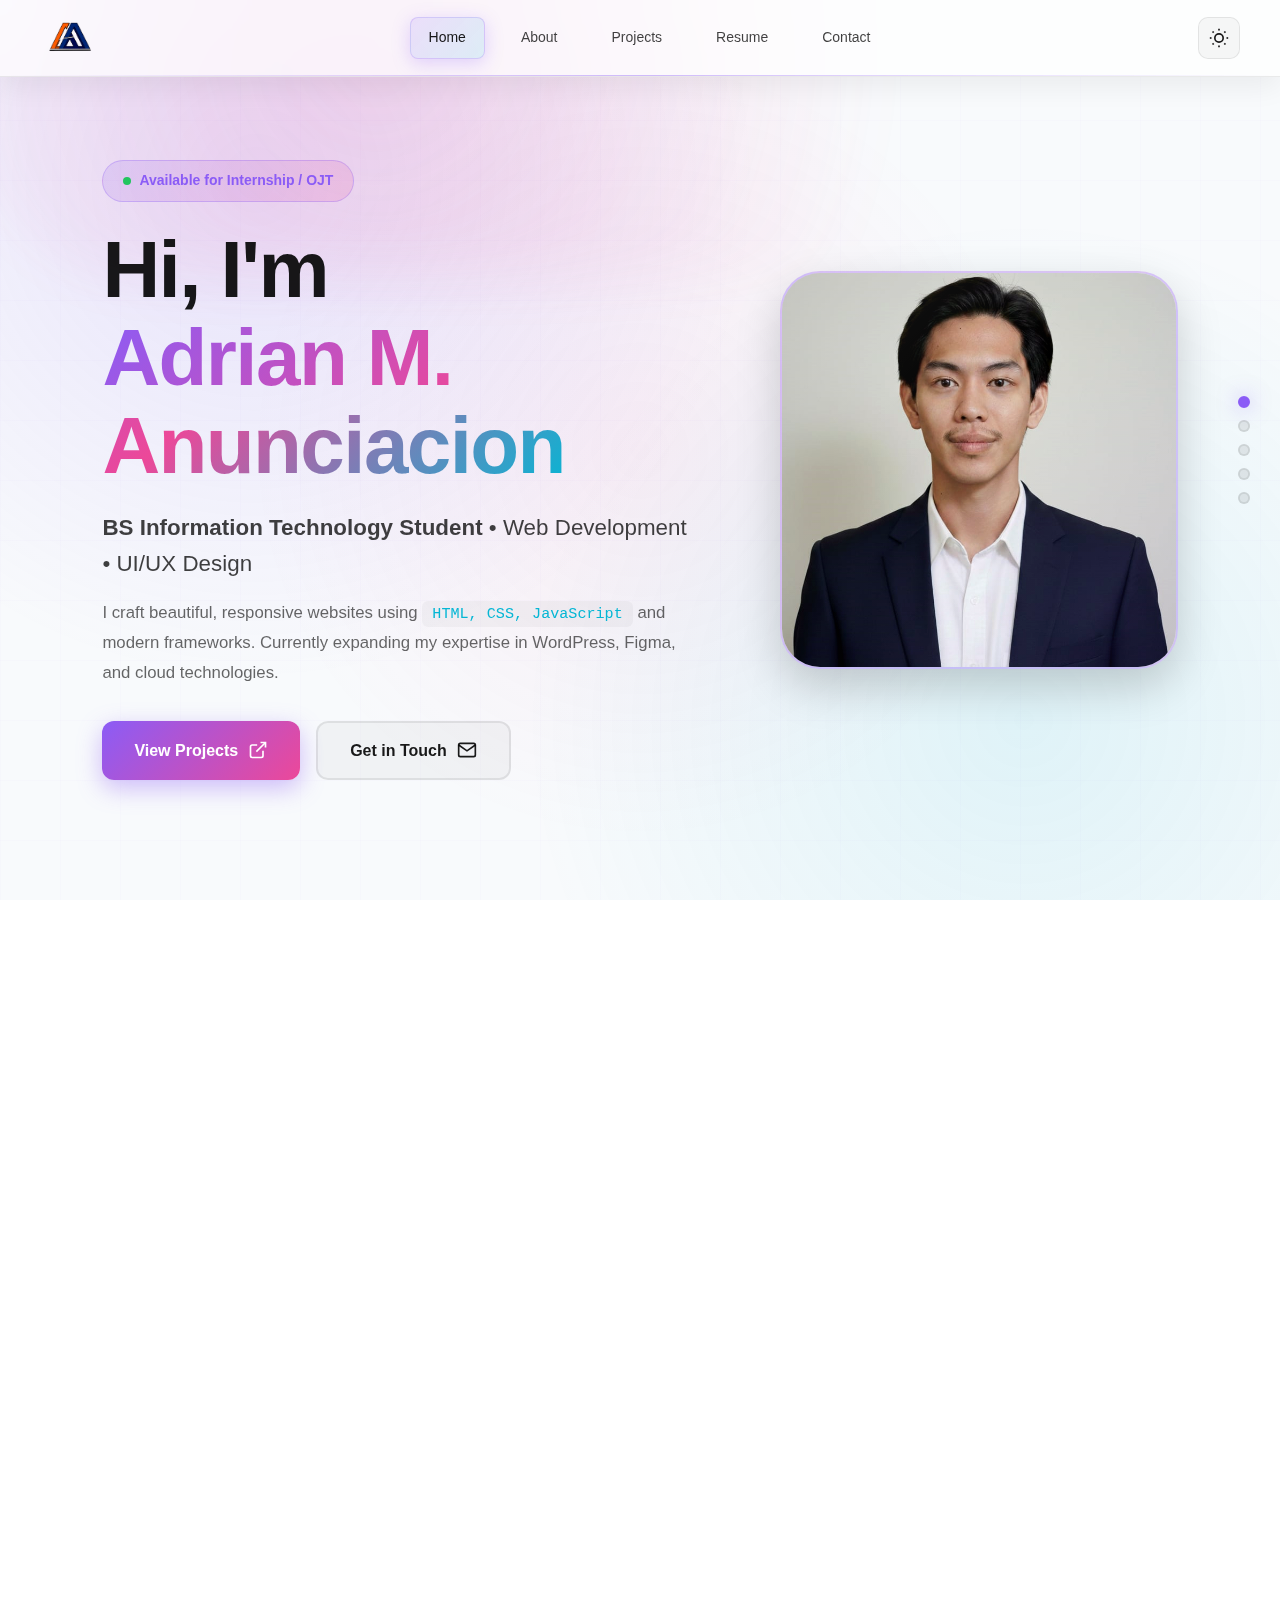
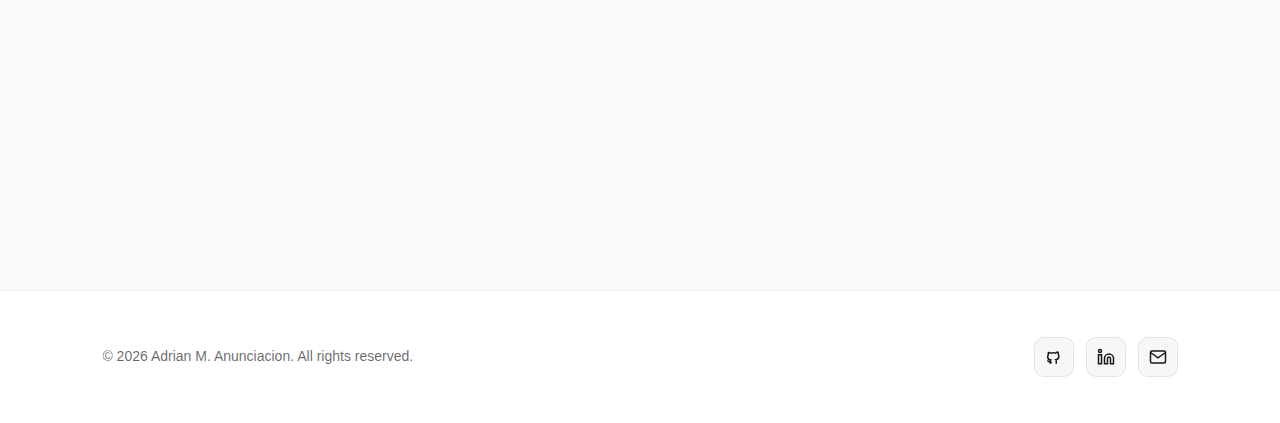
<file: index.html>
<!doctype html>
<html lang="en">
<head>
  <meta charset="utf-8" />
  <meta name="viewport" content="width=device-width, initial-scale=1" />
  <meta name="description" content="Web developer portfolio of Adrian M. Anunciacion — creative front-end developer specializing in modern web development." />
  <meta name="theme-color" content="#8b5cf6" />
  <title>Adrian M. Anunciacion | Creative Web Developer</title>

  
  <meta property="og:title" content="Adrian M. Anunciacion | Creative Web Developer" />
  <meta property="og:description" content="Web developer portfolio of Adrian M. Anunciacion — creative front-end developer specializing in modern web development." />
  <meta property="og:type" content="website" />

  <link rel="preload" href="css/styles-v2.css" as="style" />
  <link rel="stylesheet" href="css/styles-v2.css" />
  <link rel="icon" href="assets/img/mylogo.png" type="image/png" />
</head>

<body class="page page-home">
  <a class="skip-link" href="#main">Skip to main content</a>

  <nav class="floating-nav" aria-label="Section navigation">
    <div class="nav-dot active" data-section="hero" data-label="Home" aria-label="Home section"></div>
    <div class="nav-dot" data-section="stats" data-label="Stats" aria-label="Stats section"></div>
    <div class="nav-dot" data-section="projects" data-label="Projects" aria-label="Projects section"></div>
    <div class="nav-dot" data-section="skills" data-label="Skills" aria-label="Skills section"></div>
    <div class="nav-dot" data-section="contact" data-label="Contact" aria-label="Contact section"></div>
  </nav>

  <header class="top-navbar">
    <a href="index.html" class="nav-brand">
      <img src="assets/img/mylogo.png" alt="Logo" />
    </a>

    <nav class="nav-links" data-drawer aria-label="Main navigation">
      <a href="index.html" class="nav-link active">Home</a>
      <a href="about-v2.html" class="nav-link">About</a>
      <a href="projects-v2.html" class="nav-link">Projects</a>
      <a href="resume-v2.html" class="nav-link">Resume</a>
      <a href="contact-v2.html" class="nav-link">Contact</a>
    </nav>

    <div class="nav-actions">
      <button class="theme-toggle" data-theme-toggle aria-label="Toggle theme" type="button">
        <svg width="20" height="20" viewBox="0 0 24 24" fill="none" stroke="currentColor" stroke-width="2">
          <circle cx="12" cy="12" r="5" />
          <line x1="12" y1="1" x2="12" y2="3" />
          <line x1="12" y1="21" x2="12" y2="23" />
          <line x1="4.22" y1="4.22" x2="5.64" y2="5.64" />
          <line x1="18.36" y1="18.36" x2="19.78" y2="19.78" />
          <line x1="1" y1="12" x2="3" y2="12" />
          <line x1="21" y1="12" x2="23" y2="12" />
          <line x1="4.22" y1="19.78" x2="5.64" y2="18.36" />
          <line x1="18.36" y1="5.64" x2="19.78" y2="4.22" />
        </svg>
      </button>

      <button class="menu-toggle" data-burger aria-expanded="false" aria-label="Open menu" type="button">
        <svg width="24" height="24" viewBox="0 0 24 24" fill="none" stroke="currentColor" stroke-width="2">
          <line x1="3" y1="12" x2="21" y2="12" />
          <line x1="3" y1="6" x2="21" y2="6" />
          <line x1="3" y1="18" x2="21" y2="18" />
        </svg>
      </button>
    </div>
  </header>

  <main id="main">
    <section class="hero" id="hero">
      <div class="hero-content">
        <div class="hero-text fade-up">
          <div class="hero-badge">
            <span class="status-dot"></span>
            Available for Internship / OJT
          </div>

          <h1 class="hero-title">
            Hi, I'm<br />
            <span class="name-highlight">Adrian M. Anunciacion</span>
          </h1>

          <p class="hero-subtitle">
            <strong>BS Information Technology Student</strong> • Web Development • UI/UX Design
          </p>

          <p class="hero-description">
            I craft beautiful, responsive websites using <code>HTML, CSS, JavaScript</code>
            and modern frameworks. Currently expanding my expertise in WordPress,
            Figma, and cloud technologies.
          </p>

          <div class="hero-actions">
            <a href="projects-v2.html" class="btn btn-primary">
              <span>View Projects</span>
              <svg width="20" height="20" viewBox="0 0 24 24" fill="none" stroke="currentColor" stroke-width="2">
                <path d="M18 13v6a2 2 0 0 1-2 2H5a2 2 0 0 1-2-2V8a2 2 0 0 1 2-2h6" />
                <polyline points="15 3 21 3 21 9" />
                <line x1="10" y1="14" x2="21" y2="3" />
              </svg>
            </a>

            <a href="contact-v2.html" class="btn btn-secondary">
              <span>Get in Touch</span>
              <svg width="20" height="20" viewBox="0 0 24 24" fill="none" stroke="currentColor" stroke-width="2">
                <path d="M4 4h16c1.1 0 2 .9 2 2v12c0 1.1-.9 2-2 2H4c-1.1 0-2-.9-2-2V6c0-1.1.9-2 2-2z" />
                <polyline points="22,6 12,13 2,6" />
              </svg>
            </a>
          </div>
        </div>

        <div class="hero-visual fade-right">
          <div class="avatar-container">
            <div class="avatar-inner">
              <img src="assets/img/Pp1.png" alt="Adrian Anunciacion" />
            </div>
          </div>
        </div>
      </div>
    </section>

    <section class="stats-section" id="stats">
      <div class="stats-container">
        <div class="stats-header fade-up">
          <h2 class="stats-title">My Journey</h2>
          <p class="stats-subtitle">Quick overview of my development experience</p>
        </div>

        <div class="stats-grid">
          <div class="stat-item fade-up">
            <span class="stat-icon">⚡</span>
            <div class="stat-number">3+</div>
            <div class="stat-label">Featured Projects</div>
          </div>

          <div class="stat-item fade-up">
            <span class="stat-icon">📚</span>
            <div class="stat-number">2+</div>
            <div class="stat-label">Years Learning</div>
          </div>

          <div class="stat-item fade-up">
            <span class="stat-icon">👨‍💻</span>
            <div class="stat-number">Core</div>
            <div class="stat-label">HTML/CSS/JS Stack</div>
          </div>

          <div class="stat-item fade-up">
            <span class="stat-icon">✨</span>
            <div class="stat-number">UI/UX</div>
            <div class="stat-label">Figma & Canva Design</div>
          </div>
        </div>
      </div>
    </section>

    <section class="projects-section" id="projects">
      <div class="section-container">
        <div class="section-header fade-up">
          <h2 class="section-title">Featured Projects</h2>
          <p class="section-subtitle">Real-world applications showcasing my skills</p>
        </div>

        <div class="projects-grid">
          <article class="project-card fade-up">
            <div class="project-image">
              <img src="assets/projects/hau-cover.png" alt="HAU Taekwondo Team Website" />
            </div>
            <div class="project-content">
              <div class="project-tag-group">
                <span class="project-tag">HTML</span>
                <span class="project-tag">CSS</span>
                <span class="project-tag">JavaScript</span>
              </div>

              <h3 class="project-title">HAU Taekwondo Team Website</h3>

              <p class="project-description">
                Responsive informational website with clear navigation, training categories,
                mission, and media content.
              </p>

              <div class="project-links">
                <a href="project-hau-tkd.html" class="project-link">
                  <svg width="16" height="16" viewBox="0 0 24 24" fill="none" stroke="currentColor" stroke-width="2">
                    <path d="M15 3h6v6" />
                    <path d="M10 14L21 3" />
                    <path d="M18 13v6a2 2 0 0 1-2 2H5a2 2 0 0 1-2-2V8a2 2 0 0 1 2-2h6" />
                  </svg>
                  Details
                </a>

                <a href="https://adrianm16.github.io/HAUTKDwebsite/" target="_blank" rel="noreferrer" class="project-link">
                  <svg width="16" height="16" viewBox="0 0 24 24" fill="none" stroke="currentColor" stroke-width="2">
                    <path d="M18 13v6a2 2 0 0 1-2 2H5a2 2 0 0 1-2-2V8a2 2 0 0 1 2-2h6" />
                    <polyline points="15 3 21 3 21 9" />
                    <line x1="10" y1="14" x2="21" y2="3" />
                  </svg>
                  Live Demo
                </a>
              </div>
            </div>
          </article>

          <article class="project-card fade-up">
            <div class="project-image">
              <img src="assets/projects/brew-cover.png" alt="Brew Haven Coffee Shop" />
            </div>
            <div class="project-content">
              <div class="project-tag-group">
                <span class="project-tag">HTML</span>
                <span class="project-tag">CSS</span>
                <span class="project-tag">JavaScript</span>
                <span class="project-tag">Node.js</span>
              </div>

              <h3 class="project-title">Brew Haven Coffee Shop</h3>

              <p class="project-description">
                Responsive coffee shop web app with menu display and cart features.
                Built with Node.js basics.
              </p>

              <div class="project-links">
                <a href="project-brew-haven.html" class="project-link">
                  <svg width="16" height="16" viewBox="0 0 24 24" fill="none" stroke="currentColor" stroke-width="2">
                    <path d="M15 3h6v6" />
                    <path d="M10 14L21 3" />
                    <path d="M18 13v6a2 2 0 0 1-2 2H5a2 2 0 0 1-2-2V8a2 2 0 0 1 2-2h6" />
                  </svg>
                  Details
                </a>

                <a href="https://adrianm16.github.io/BrewHavenCoffee/" target="_blank" rel="noreferrer" class="project-link">
                  <svg width="16" height="16" viewBox="0 0 24 24" fill="none" stroke="currentColor" stroke-width="2">
                    <path d="M18 13v6a2 2 0 0 1-2 2H5a2 2 0 0 1-2-2V8a2 2 0 0 1 2-2h6" />
                    <polyline points="15 3 21 3 21 9" />
                    <line x1="10" y1="14" x2="21" y2="3" />
                  </svg>
                  Live Demo
                </a>
              </div>
            </div>
          </article>
        </div>
      </div>
    </section>

    <section class="contact-section" id="contact">
      <div class="contact-wrapper fade-up">
        <h2 class="section-title">Let's Work Together</h2>
        <p class="contact-text">
          I'm currently looking for internship / OJT opportunities where I can
          sharpen my skills in front-end development, accessibility, and modern UI patterns.
          Feel free to reach out!
        </p>

        <div class="contact-actions">
          <a href="contact-v2.html" class="contact-btn">
            <svg width="20" height="20" viewBox="0 0 24 24" fill="none" stroke="currentColor" stroke-width="2">
              <path d="M4 4h16c1.1 0 2 .9 2 2v12c0 1.1-.9 2-2 2H4c-1.1 0-2-.9-2-2V6c0-1.1.9-2 2-2z" />
              <polyline points="22,6 12,13 2,6" />
            </svg>
            <span>Contact Me</span>
          </a>

          <a href="https://www.linkedin.com/in/adrian-anunciacion-b51913316/" target="_blank" rel="noreferrer" class="contact-btn">
            <svg width="20" height="20" viewBox="0 0 24 24" fill="none" stroke="currentColor" stroke-width="2">
              <path d="M16 8a6 6 0 0 1 6 6v7h-4v-7a2 2 0 0 0-2-2 2 2 0 0 0-2 2v7h-4v-7a6 6 0 0 1 6-6z" />
              <rect x="2" y="9" width="4" height="12" />
              <circle cx="4" cy="4" r="2" />
            </svg>
            <span>LinkedIn</span>
          </a>
        </div>
      </div>
    </section>
  </main>

  <footer class="footer">
    <div class="footer-content">
      <p class="footer-text">© <span id="year"></span> Adrian M. Anunciacion. All rights reserved.</p>

      <div class="footer-socials">
        <a href="https://github.com/AdrianM16" target="_blank" aria-disabled="true" class="footer-social" title="GitHub" aria-label="GitHub">
          <svg width="18" height="18" viewBox="0 0 24 24" fill="none" stroke="currentColor" stroke-width="2">
            <path d="M9 19c-4 1-4-2-6-2m12 4v-3.5c0-1 .1-1.5-.5-2 2-.2 4-1 4-4.5 0-1-.4-2-1-2.5.1-.3.5-1.5-.1-3 0 0-1-.3-3.4 1.3-1-.3-2.1-.4-3-.4s-2 .1-3 .4C5.6 5.7 4.6 6 4.6 6c-.6 1.5-.2 2.7-.1 3C4 9.5 3.6 10.5 3.6 11.5c0 3.5 2 4.3 4 4.5-.4.4-.6 1-.5 2V21" />
          </svg>
        </a>

        <a href="https://www.linkedin.com/in/adrian-anunciacion-b51913316/" target="_blank" rel="noreferrer" class="footer-social" title="Linkedin" aria-label="LinkedIn">
          <svg width="18" height="18" viewBox="0 0 24 24" fill="none" stroke="currentColor" stroke-width="2">
            <path d="M16 8a6 6 0 0 1 6 6v7h-4v-7a2 2 0 0 0-2-2 2 2 0 0 0-2 2v7h-4v-7a6 6 0 0 1 6-6z" />
            <rect x="2" y="9" width="4" height="12" />
            <circle cx="4" cy="4" r="2" />
          </svg>
        </a>

        <a href="https://mail.google.com/mail/?view=cm&fs=1&to=adriananunciacion80@gmail.com" class="footer-social" target="_blank" title="Email" aria-label="Email">
          <svg width="18" height="18" viewBox="0 0 24 24" fill="none" stroke="currentColor" stroke-width="2">
            <path d="M4 4h16c1.1 0 2 .9 2 2v12c0 1.1-.9 2-2 2H4c-1.1 0-2-.9-2-2V6c0-1.1.9-2 2-2z" />
            <polyline points="22,6 12,13 2,6" />
          </svg>
        </a>
      </div>
    </div>
  </footer>

  <script>
    const yearEl = document.getElementById('year');
    if (yearEl) yearEl.textContent = new Date().getFullYear();

    const navDots = document.querySelectorAll('.nav-dot');
    const sections = document.querySelectorAll('section[id]');

    const updateActiveDot = () => {
      if (!navDots.length || !sections.length) return;
      let currentSection = '';

      sections.forEach(section => {
        const sectionTop = section.offsetTop - 200;
        const sectionHeight = section.offsetHeight;

        if (window.scrollY >= sectionTop && window.scrollY < sectionTop + sectionHeight) {
          currentSection = section.getAttribute('id');
        }
      });

      navDots.forEach(dot => {
        dot.classList.toggle('active', dot.getAttribute('data-section') === currentSection);
      });
    };

    navDots.forEach(dot => {
      dot.addEventListener('click', () => {
        const sectionId = dot.getAttribute('data-section');
        const section = document.getElementById(sectionId);
        if (section) section.scrollIntoView({ behavior: 'smooth' });
      });
    });

    const fadeElements = document.querySelectorAll('.fade-up, .fade-left, .fade-right');

    const handleScrollAnimations = () => {
      fadeElements.forEach(element => {
        const elementTop = element.getBoundingClientRect().top;
        const windowHeight = window.innerHeight;
        if (elementTop < windowHeight - 100) element.classList.add('is-visible');
      });
    };

    window.addEventListener('scroll', () => {
      updateActiveDot();
      handleScrollAnimations();
    });

    window.addEventListener('load', () => {
      updateActiveDot();
      handleScrollAnimations();
    });
  </script>

  <script src="js/main.js" defer></script>
</body>
</html>
</file>
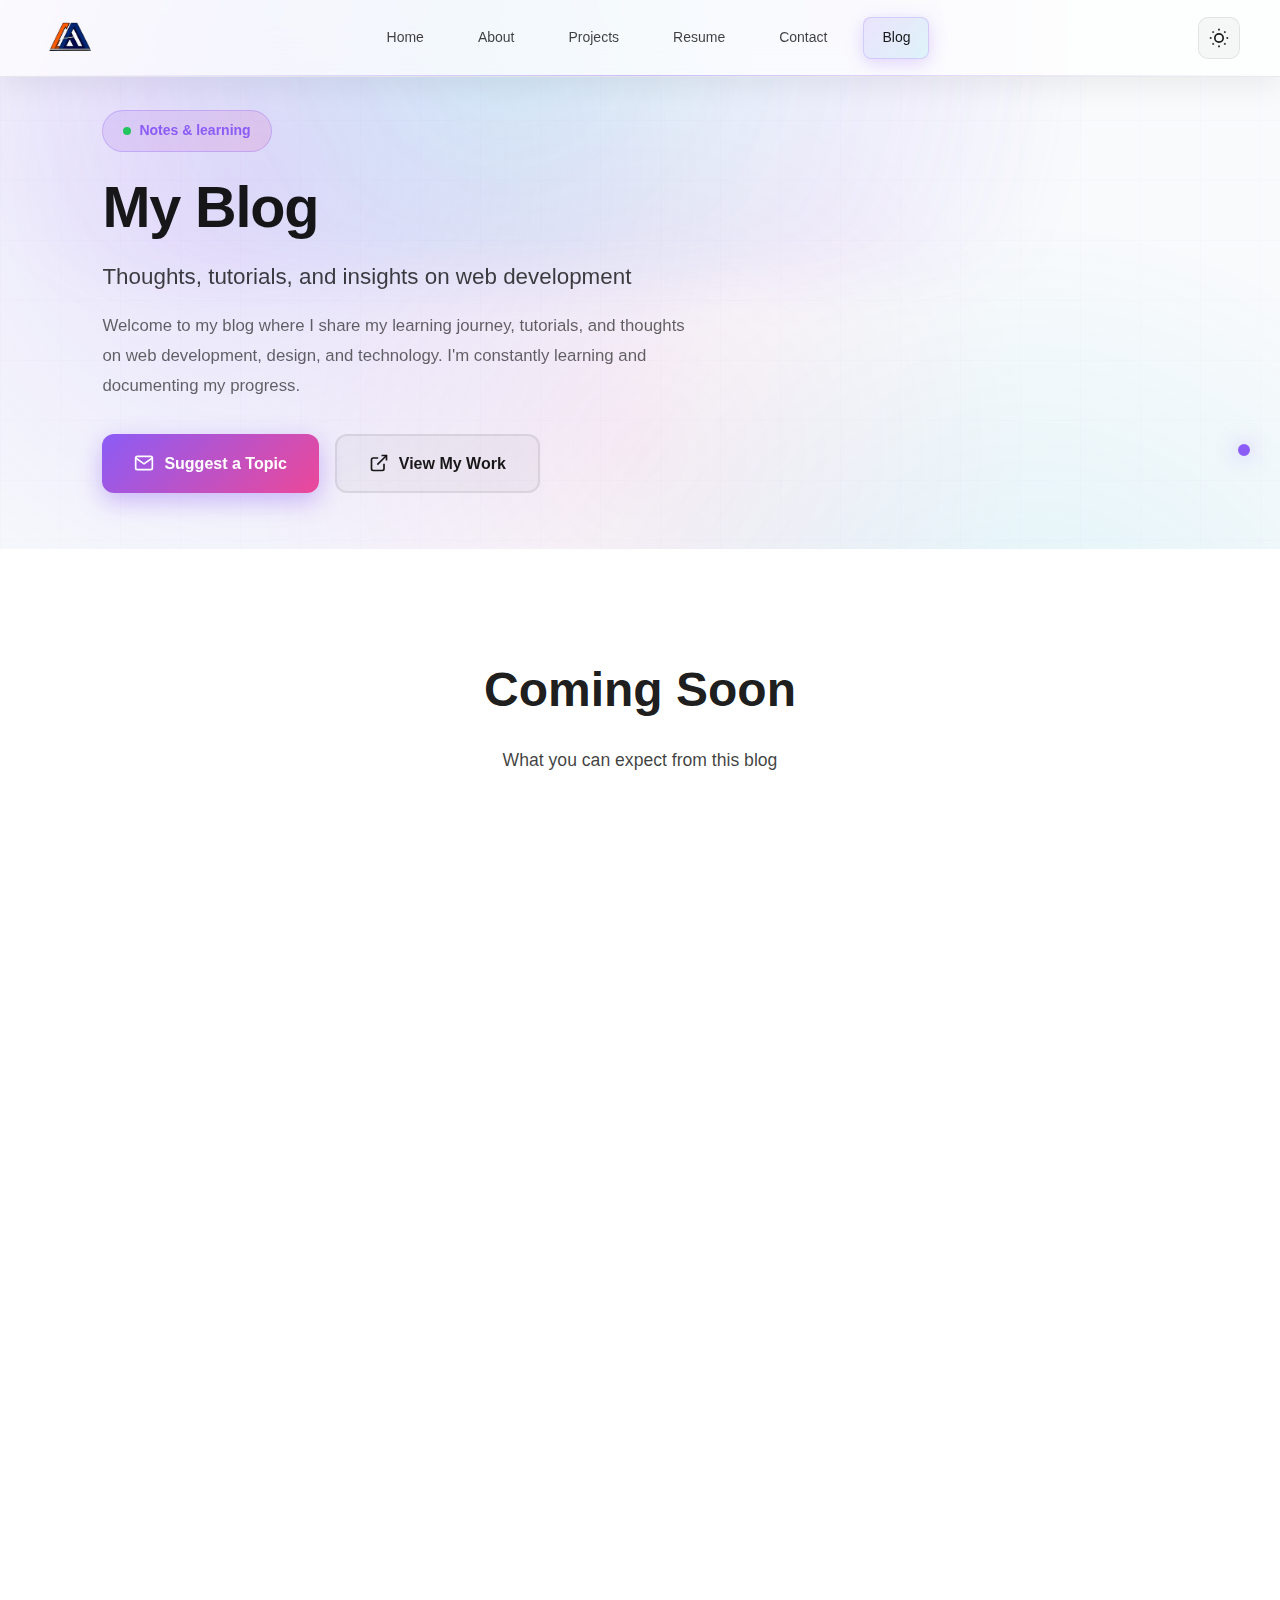
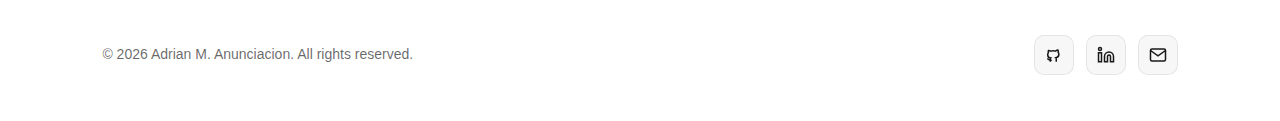
<file: blog-v2.html>
<!doctype html>
<html lang="en">
<head>
  <meta charset="utf-8" />
  <meta name="viewport" content="width=device-width, initial-scale=1" />
  <meta name="description" content="Blog by Adrian M. Anunciacion — thoughts on web development, design, and technology." />
  <meta name="theme-color" content="#8b5cf6" />
  <title>Blog | Adrian M. Anunciacion</title>

  <link rel="preload" href="css/styles-v2.css" as="style" />
  <link rel="stylesheet" href="css/styles-v2.css" />
  <link rel="icon" href="assets/img/mylogo.png" type="image/png" />
</head>
<body class="page page-blog">
  <a class="skip-link" href="#main">Skip to main content</a>

  
  <nav class="floating-nav" aria-label="Section navigation">
    <div class="nav-dot" data-section="hero" data-label="Blog" aria-label="Blog section"></div>
  </nav>

  
  <header class="top-navbar">
    <a href="index.html" class="nav-brand">
        <img src="assets/img/mylogo.png" alt="Logo" />
    </a>

    <nav class="nav-links" data-drawer aria-label="Main navigation">
      <a href="index.html" class="nav-link">Home</a>
      <a href="about-v2.html" class="nav-link">About</a>
      <a href="projects-v2.html" class="nav-link">Projects</a>
      <a href="resume-v2.html" class="nav-link">Resume</a>
      <a href="contact-v2.html" class="nav-link">Contact</a>
      <a href="blog-v2.html" class="nav-link active">Blog</a>
    </nav>

    <div class="nav-actions">
      <button class="theme-toggle" data-theme-toggle aria-label="Toggle theme" type="button">
        <svg width="20" height="20" viewBox="0 0 24 24" fill="none" stroke="currentColor" stroke-width="2">
          <circle cx="12" cy="12" r="5"/>
          <line x1="12" y1="1" x2="12" y2="3"/>
          <line x1="12" y1="21" x2="12" y2="23"/>
          <line x1="4.22" y1="4.22" x2="5.64" y2="5.64"/>
          <line x1="18.36" y1="18.36" x2="19.78" y2="19.78"/>
          <line x1="1" y1="12" x2="3" y2="12"/>
          <line x1="21" y1="12" x2="23" y2="12"/>
          <line x1="4.22" y1="19.78" x2="5.64" y2="18.36"/>
          <line x1="18.36" y1="5.64" x2="19.78" y2="4.22"/>
        </svg>
      </button>
      
      <button class="menu-toggle" data-burger aria-expanded="false" aria-label="Open menu" type="button">
        <svg width="24" height="24" viewBox="0 0 24 24" fill="none" stroke="currentColor" stroke-width="2">
          <line x1="3" y1="12" x2="21" y2="12"/>
          <line x1="3" y1="6" x2="21" y2="6"/>
          <line x1="3" y1="18" x2="21" y2="18"/>
        </svg>
      </button>
    </div>
  </header>

  <main id="main">

    
    <section class="hero" id="hero">
      <div class="hero-content">
        <div class="hero-text fade-up">
          <div class="hero-badge">
            <span class="status-dot"></span>
            Notes & learning
          </div>
          
          <h1 class="hero-title">
            My Blog
          </h1>
          
          <p class="hero-subtitle">
            Thoughts, tutorials, and insights on web development
          </p>
          
          <p class="hero-description">
            Welcome to my blog where I share my learning journey, tutorials, 
            and thoughts on web development, design, and technology. 
            I'm constantly learning and documenting my progress.
          </p>
          
          <div class="hero-actions">
            <a href="contact-v2.html" class="btn btn-primary">
              <svg width="20" height="20" viewBox="0 0 24 24" fill="none" stroke="currentColor" stroke-width="2">
                <path d="M4 4h16c1.1 0 2 .9 2 2v12c0 1.1-.9 2-2 2H4c-1.1 0-2-.9-2-2V6c0-1.1.9-2 2-2z"/>
                <polyline points="22,6 12,13 2,6"/>
              </svg>
              <span>Suggest a Topic</span>
            </a>
            
            <a href="projects-v2.html" class="btn btn-secondary">
              <svg width="20" height="20" viewBox="0 0 24 24" fill="none" stroke="currentColor" stroke-width="2">
                <path d="M18 13v6a2 2 0 0 1-2 2H5a2 2 0 0 1-2-2V8a2 2 0 0 1 2-2h6"/>
                <polyline points="15 3 21 3 21 9"/>
                <line x1="10" y1="14" x2="21" y2="3"/>
              </svg>
              <span>View My Work</span>
            </a>
          </div>
        </div>
      </div>
    </section>

    
    <section class="stats-section">
      <div class="stats-container">
        <div class="stats-header fade-up">
          <h2 class="stats-title">Coming Soon</h2>
          <p class="stats-subtitle">What you can expect from this blog</p>
        </div>
        
        <div class="stats-grid">
          <div class="stat-item fade-up">
            <span class="stat-icon">📚</span>
            <h3>Tutorials</h3>
            <p>Step-by-step guides on web development concepts and techniques</p>
          </div>
          
          <div class="stat-item fade-up">
            <span class="stat-icon">💡</span>
            <h3>Tips & Tricks</h3>
            <p>Practical tips and best practices I've learned along the way</p>
          </div>
          
          <div class="stat-item fade-up">
            <span class="stat-icon">🔍</span>
            <h3>Case Studies</h3>
            <p>Detailed breakdowns of my projects and problem-solving approaches</p>
          </div>
          
          <div class="stat-item fade-up">
            <span class="stat-icon">🌱</span>
            <h3>Learning Journey</h3>
            <p>Documenting my progress as I learn new technologies and skills</p>
          </div>
        </div>
      </div>
    </section>

    
    <section class="projects-section">
      <div class="section-container">
        <div class="section-header fade-up">
          <h2 class="section-title">Topics I'll Cover</h2>
          <p class="section-subtitle">Areas of focus for upcoming blog posts</p>
        </div>
        
        <div class="projects-grid">
          <div class="project-card fade-up">
            <div class="project-content">
              <div class="project-tag-group">
                <span class="project-tag">Front-End</span>
              </div>
              <h3 class="project-title">HTML, CSS & JavaScript</h3>
              <p class="project-description">
                Tutorials and tips on building responsive, accessible websites 
                using core web technologies. From fundamentals to advanced techniques.
              </p>
            </div>
          </div>

          <div class="project-card fade-up">
            <div class="project-content">
              <div class="project-tag-group">
                <span class="project-tag">Design</span>
              </div>
              <h3 class="project-title">UI/UX Design</h3>
              <p class="project-description">
                Insights into user interface design, user experience principles, 
                and using tools like Figma for wireframing and prototyping.
              </p>
            </div>
          </div>

          <div class="project-card fade-up">
            <div class="project-content">
              <div class="project-tag-group">
                <span class="project-tag">CMS</span>
              </div>
              <h3 class="project-title">WordPress Development</h3>
              <p class="project-description">
                Working with WordPress CMS, custom themes, Elementor, and 
                creating dynamic websites with content management systems.
              </p>
            </div>
          </div>
        </div>
      </div>
    </section>

    
    <section class="contact-section">
      <div class="contact-wrapper fade-up">
        <h2 class="section-title">Stay Updated</h2>
        <p class="contact-text">
          I'm working on creating content for this blog. Subscribe to get notified 
          when new posts are published!
        </p>
        
        <div class="contact-actions">
          <a href="contact-v2.html" class="contact-btn">
            <svg width="20" height="20" viewBox="0 0 24 24" fill="none" stroke="currentColor" stroke-width="2">
              <path d="M4 4h16c1.1 0 2 .9 2 2v12c0 1.1-.9 2-2 2H4c-1.1 0-2-.9-2-2V6c0-1.1.9-2 2-2z"/>
              <polyline points="22,6 12,13 2,6"/>
            </svg>
            <span>Contact Me for Updates</span>
          </a>
          
          <a href="https://www.linkedin.com/in/adrian-anunciacion-b51913316/" target="_blank" rel="noreferrer" class="contact-btn">
            <svg width="20" height="20" viewBox="0 0 24 24" fill="none" stroke="currentColor" stroke-width="2">
              <path d="M16 8a6 6 0 0 1 6 6v7h-4v-7a2 2 0 0 0-2-2 2 2 0 0 0-2 2v7h-4v-7a6 6 0 0 1 6-6z"/>
              <rect x="2" y="9" width="4" height="12"/>
              <circle cx="4" cy="4" r="2"/>
            </svg>
            <span>Follow on LinkedIn</span>
          </a>
        </div>
      </div>
    </section>

  </main>

  
  <footer class="footer">
    <div class="footer-content">
      <p class="footer-text">© <span id="year"></span> Adrian M. Anunciacion. All rights reserved.</p>
      
      <div class="footer-socials">
        <a href="https://github.com/AdrianM16" target="_blank" aria-disabled="true" class="footer-social" title="GitHub" aria-label="GitHub">
          <svg width="18" height="18" viewBox="0 0 24 24" fill="none" stroke="currentColor" stroke-width="2">
            <path d="M9 19c-4 1-4-2-6-2m12 4v-3.5c0-1 .1-1.5-.5-2 2-.2 4-1 4-4.5 0-1-.4-2-1-2.5.1-.3.5-1.5-.1-3 0 0-1-.3-3.4 1.3-1-.3-2.1-.4-3-.4s-2 .1-3 .4C5.6 5.7 4.6 6 4.6 6c-.6 1.5-.2 2.7-.1 3C4 9.5 3.6 10.5 3.6 11.5c0 3.5 2 4.3 4 4.5-.4.4-.6 1-.5 2V21"/>
          </svg>
        </a>
        
        <a href="https://www.linkedin.com/in/adrian-anunciacion-b51913316/" target="_blank" rel="noreferrer" class="footer-social" title="Linkedin" aria-label="LinkedIn">
          <svg width="18" height="18" viewBox="0 0 24 24" fill="none" stroke="currentColor" stroke-width="2">
            <path d="M16 8a6 6 0 0 1 6 6v7h-4v-7a2 2 0 0 0-2-2 2 2 0 0 0-2 2v7h-4v-7a6 6 0 0 1 6-6z"/>
            <rect x="2" y="9" width="4" height="12"/>
            <circle cx="4" cy="4" r="2"/>
          </svg>
        </a>
        
        <a href="https://mail.google.com/mail/?view=cm&fs=1&to=adriananunciacion80@gmail.com" class="footer-social" target="_blank" title="Email" aria-label="Email">
          <svg width="18" height="18" viewBox="0 0 24 24" fill="none" stroke="currentColor" stroke-width="2">
            <path d="M4 4h16c1.1 0 2 .9 2 2v12c0 1.1-.9 2-2 2H4c-1.1 0-2-.9-2-2V6c0-1.1.9-2 2-2z"/>
            <polyline points="22,6 12,13 2,6"/>
          </svg>
        </a>
      </div>
    </div>
  </footer>

  <script>
    // Set current year
    const yearEl = document.getElementById('year');
    if (yearEl) yearEl.textContent = new Date().getFullYear();

    // Floating navigation functionality
    const navDots = document.querySelectorAll('.nav-dot');
    const sections = document.querySelectorAll('section[id]');

    const updateActiveDot = () => {
      if (!navDots.length || !sections.length) return;
      let currentSection = '';

      sections.forEach(section => {
        const sectionTop = section.offsetTop - 200;
        const sectionHeight = section.offsetHeight;

        if (window.scrollY >= sectionTop && window.scrollY < sectionTop + sectionHeight) {
          currentSection = section.getAttribute('id');
        }
      });

      navDots.forEach(dot => {
        dot.classList.toggle('active', dot.getAttribute('data-section') === currentSection);
      });
    };

    navDots.forEach(dot => {
      dot.addEventListener('click', () => {
        const sectionId = dot.getAttribute('data-section');
        const section = document.getElementById(sectionId);
        if (section) section.scrollIntoView({ behavior: 'smooth' });
      });
    });

    // Scroll animations for elements hidden by default (fade-up/left/right)
    const fadeElements = document.querySelectorAll('.fade-up, .fade-left, .fade-right');

    const handleScrollAnimations = () => {
      fadeElements.forEach(element => {
        const elementTop = element.getBoundingClientRect().top;
        const windowHeight = window.innerHeight;
        if (elementTop < windowHeight - 100) element.classList.add('is-visible');
      });
    };

    window.addEventListener('scroll', () => {
      updateActiveDot();
      handleScrollAnimations();
    });

    window.addEventListener('load', () => {
      updateActiveDot();
      handleScrollAnimations();
    });
  </script>
<script src="js/main.js" defer></script>
</body>
</html>
</file>
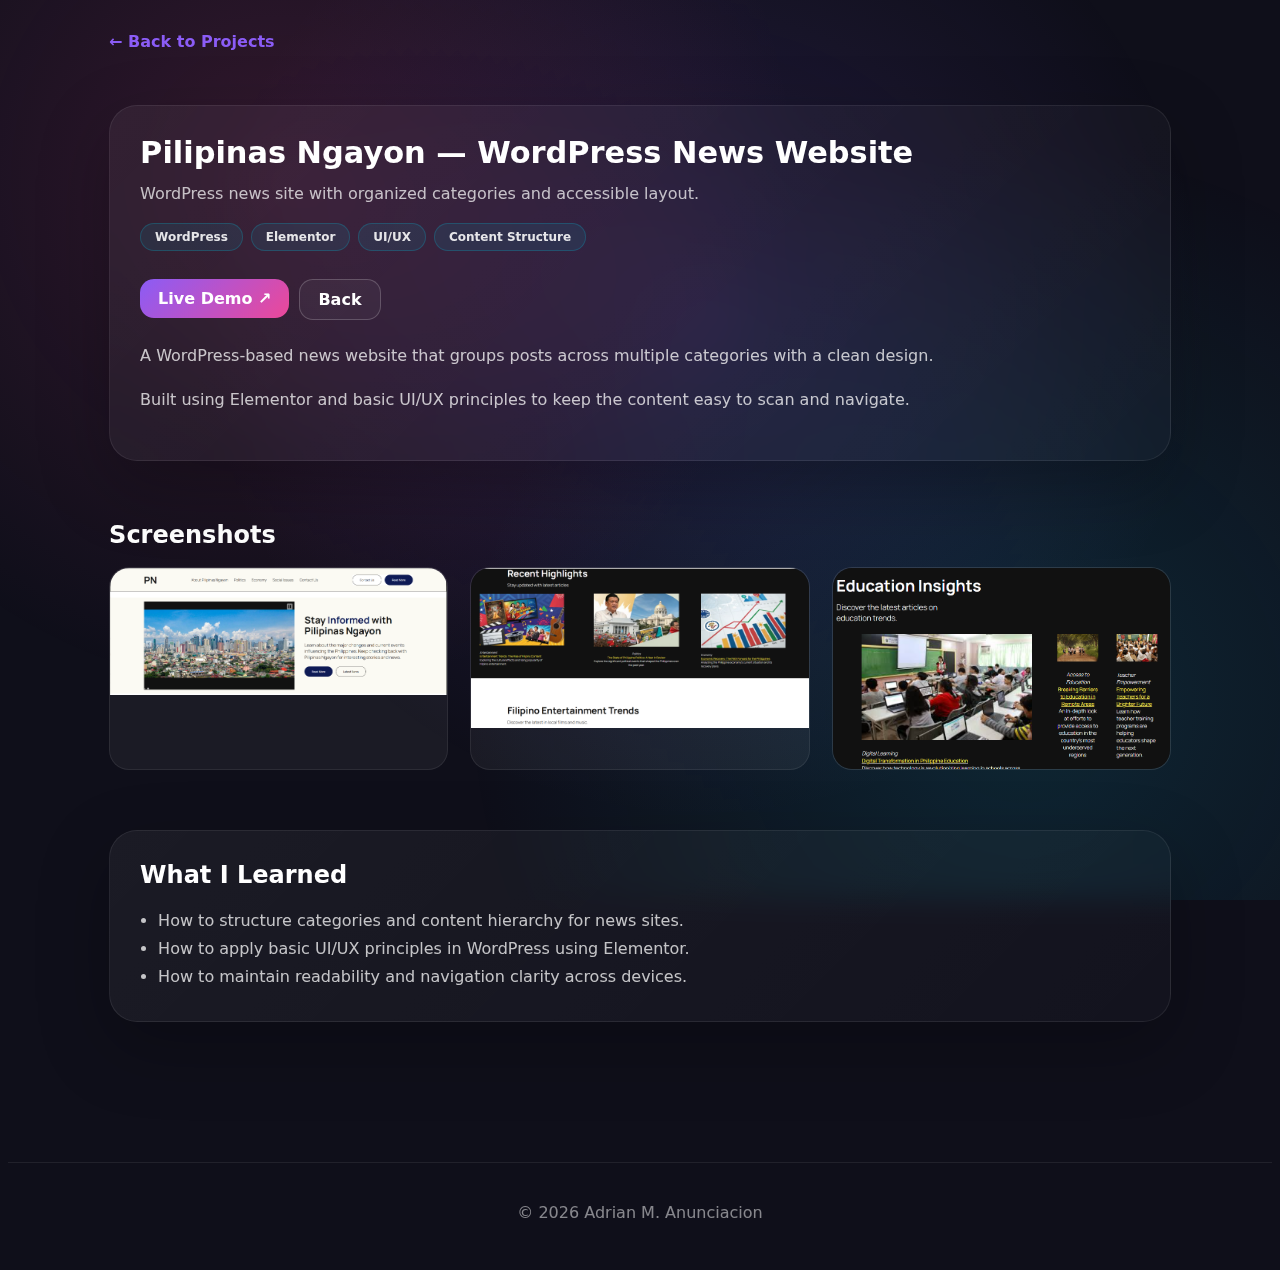
<file: project-pilipinas-ngayon.html>
<!doctype html>
<html lang="en">
<head>
  <meta charset="utf-8" />
  <meta name="viewport" content="width=device-width, initial-scale=1" />
  <meta name="description" content="Project details for Pilipinas Ngayon — WordPress News Website." />
  <meta name="theme-color" content="#8b5cf6" />
  <title>Pilipinas Ngayon — WordPress News Website | Adrian M. Anunciacion</title>

  
  <link rel="stylesheet" href="css/pilipinas-ngayon.css" />

  <link rel="icon" href="assets/img/mylogo.png" type="image/png" />
</head>

<body class="project-page project-pilipinas">

  <header class="project-header">
    <a href="projects-v2.html" class="back-link">← Back to Projects</a>
  </header>

  <main id="main" class="project-main">

    
    <section class="project-hero">
      <div class="project-card">

        <div class="project-hero-top">
          <div>
            <h1 class="project-title">Pilipinas Ngayon — WordPress News Website</h1>

            <p class="project-subtitle">
              WordPress news site with organized categories and accessible layout.
            </p>

            <div class="project-tags">
              <span>WordPress</span>
              <span>Elementor</span>
              <span>UI/UX</span>
              <span>Content Structure</span>
            </div>
          </div>

          <div class="project-actions">
            <a class="btn primary"
               href="https://voiceofthenation1.wordpress.com/"
               target="_blank" rel="noreferrer">Live Demo ↗</a>

            <a class="btn ghost"
               href="projects-v2.html">Back</a>
          </div>
        </div>

        <div class="project-description">
          <p>
            A WordPress-based news website that groups posts across multiple categories with a clean design.
          </p>
          <p>
            Built using Elementor and basic UI/UX principles to keep the content easy to scan and navigate.
          </p>
        </div>

      </div>
    </section>

    
    <section class="project-section">
      <h2>Screenshots</h2>

      <div class="project-grid">
        <div class="project-img">
          <img src="assets/projects/pilipinas-cover.png" alt="Project cover preview">
        </div>
        <div class="project-img">
          <img src="assets/projects/pilipinas-1.png" alt="Project interface preview">
        </div>
        <div class="project-img">
          <img src="assets/projects/pilipinas-2.png" alt="Project mobile layout preview">
        </div>
      </div>

    </section>

    
    <section class="project-section">
      <div class="project-card">
        <h2>What I Learned</h2>
        <ul class="project-list">
          <li>How to structure categories and content hierarchy for news sites.</li>
          <li>How to apply basic UI/UX principles in WordPress using Elementor.</li>
          <li>How to maintain readability and navigation clarity across devices.</li>
        </ul>
      </div>
    </section>

  </main>

  <footer class="project-footer">
    © <span id="year"></span> Adrian M. Anunciacion
  </footer>

  <script>
    document.getElementById('year').textContent = new Date().getFullYear();
  </script>
</body>
</html>
</file>
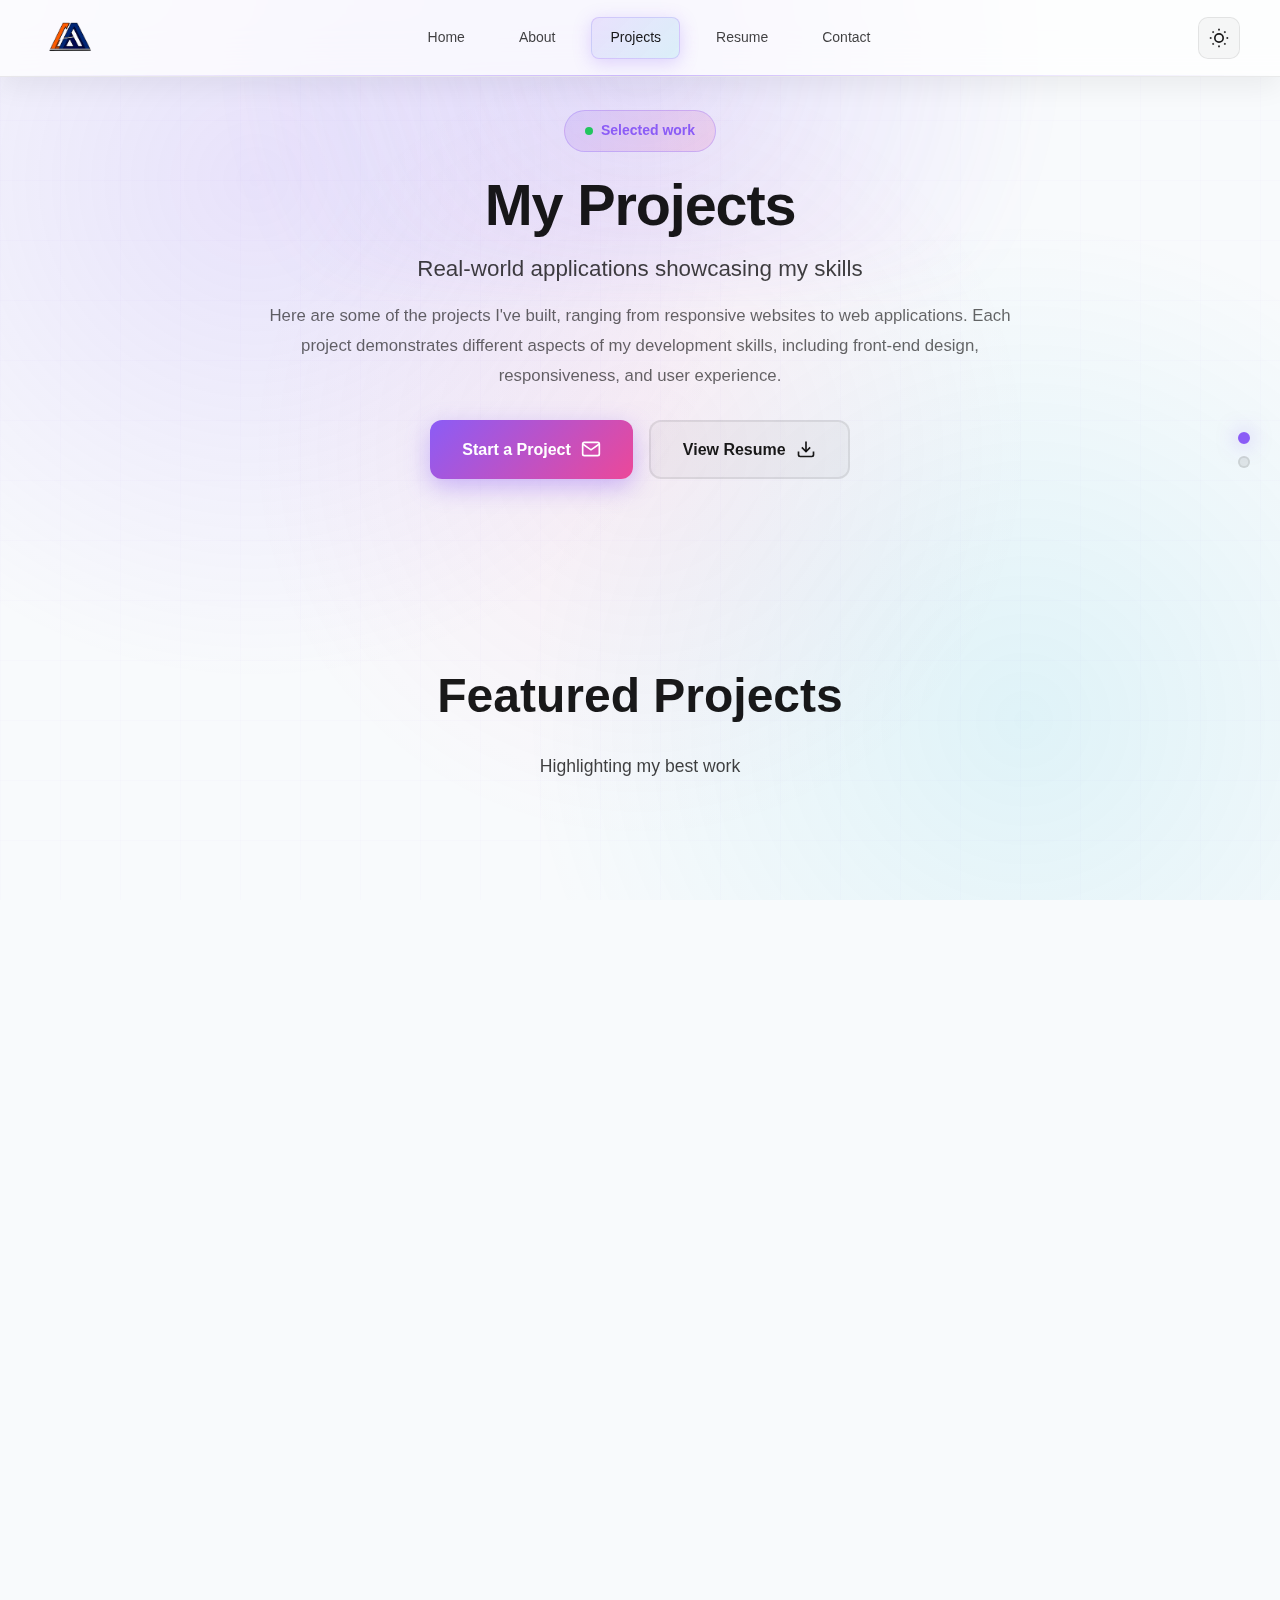
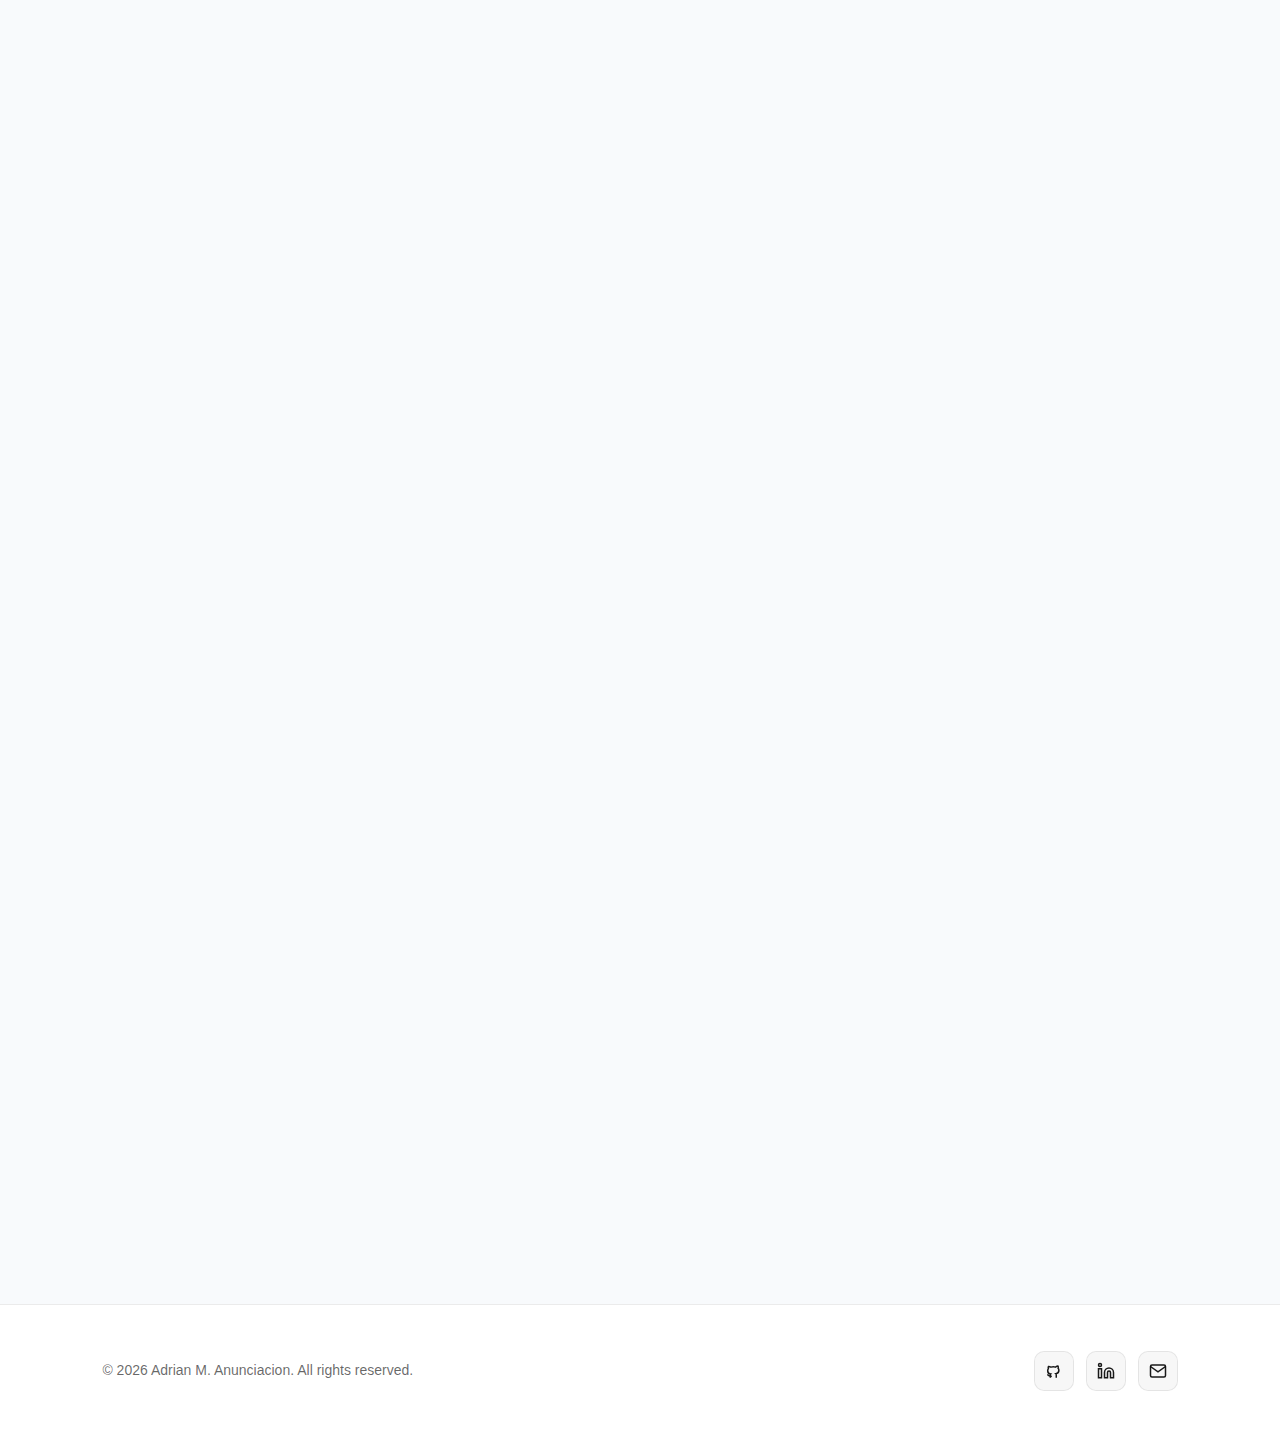
<file: projects-v2.html>
<!doctype html>
<html lang="en">
<head>
  <meta charset="utf-8" />
  <meta name="viewport" content="width=device-width, initial-scale=1" />
  <meta name="description" content="Projects by Adrian M. Anunciacion — web development projects including websites and web applications." />
  <meta name="theme-color" content="#8b5cf6" />
  <title>Projects | Adrian M. Anunciacion</title>

  <link rel="preload" href="css/styles-v2.css" as="style" />
  <link rel="stylesheet" href="css/styles-v2.css" />
  <link rel="stylesheet" href="css/projects.css" />
  <link rel="icon" href="assets/img/mylogo.png" type="image/png" />
</head>

<body class="page page-projects">
  <a class="skip-link" href="#main">Skip to main content</a>

  <nav class="floating-nav" aria-label="Section navigation">
    <div class="nav-dot" data-section="hero" data-label="Projects" aria-label="Projects section"></div>
    <div class="nav-dot" data-section="featured" data-label="Featured" aria-label="Featured section"></div>
  </nav>

  <header class="top-navbar">
    <a href="index.html" class="nav-brand">
      <img src="assets/img/mylogo.png" alt="Logo" />
    </a>

    <nav class="nav-links" data-drawer aria-label="Main navigation">
      <a href="index.html" class="nav-link">Home</a>
      <a href="about-v2.html" class="nav-link">About</a>
      <a href="projects-v2.html" class="nav-link active">Projects</a>
      <a href="resume-v2.html" class="nav-link">Resume</a>
      <a href="contact-v2.html" class="nav-link">Contact</a>
    </nav>

    <div class="nav-actions">
      <button class="theme-toggle" data-theme-toggle aria-label="Toggle theme" type="button">
        <svg width="20" height="20" viewBox="0 0 24 24" fill="none" stroke="currentColor" stroke-width="2">
          <circle cx="12" cy="12" r="5" />
          <line x1="12" y1="1" x2="12" y2="3" />
          <line x1="12" y1="21" x2="12" y2="23" />
          <line x1="4.22" y1="4.22" x2="5.64" y2="5.64" />
          <line x1="18.36" y1="18.36" x2="19.78" y2="19.78" />
          <line x1="1" y1="12" x2="3" y2="12" />
          <line x1="21" y1="12" x2="23" y2="12" />
          <line x1="4.22" y1="19.78" x2="5.64" y2="18.36" />
          <line x1="18.36" y1="5.64" x2="19.78" y2="4.22" />
        </svg>
      </button>

      <button class="menu-toggle" data-burger aria-expanded="false" aria-label="Open menu" type="button">
        <svg width="24" height="24" viewBox="0 0 24 24" fill="none" stroke="currentColor" stroke-width="2">
          <line x1="3" y1="12" x2="21" y2="12" />
          <line x1="3" y1="6" x2="21" y2="6" />
          <line x1="3" y1="18" x2="21" y2="18" />
        </svg>
      </button>
    </div>
  </header>

  <main id="main">
    <section class="hero hero--projects" id="hero">
      <div class="hero-content hero-content--projects">
        <div class="hero-text hero-text--projects fade-up">
          <div class="hero-badge hero-badge--projects">
            <span class="status-dot"></span>
            Selected work
          </div>

          <h1 class="hero-title hero-title--projects">My Projects</h1>

          <p class="hero-subtitle hero-subtitle--projects">
            Real-world applications showcasing my skills
          </p>

          <p class="hero-description hero-description--projects">
            Here are some of the projects I've built, ranging from responsive websites
            to web applications. Each project demonstrates different aspects of my
            development skills, including front-end design, responsiveness, and
            user experience.
          </p>

          <div class="hero-actions hero-actions--projects">
            <a href="contact-v2.html" class="btn btn-primary">
              <span>Start a Project</span>
              <svg width="20" height="20" viewBox="0 0 24 24" fill="none" stroke="currentColor" stroke-width="2">
                <path d="M4 4h16c1.1 0 2 .9 2 2v12c0 1.1-.9 2-2 2H4c-1.1 0-2-.9-2-2V6c0-1.1.9-2 2-2z" />
                <polyline points="22,6 12,13 2,6" />
              </svg>
            </a>

            <a href="resume-v2.html" class="btn btn-secondary">
              <span>View Resume</span>
              <svg width="20" height="20" viewBox="0 0 24 24" fill="none" stroke="currentColor" stroke-width="2">
                <path d="M21 15v4a2 2 0 0 1-2 2H5a2 2 0 0 1-2-2v-4" />
                <polyline points="7 10 12 15 17 10" />
                <line x1="12" y1="15" x2="12" y2="3" />
              </svg>
            </a>
          </div>
        </div>
      </div>
    </section>

    <section class="projects-section" id="featured">
      <div class="section-container">
        <div class="section-header fade-up">
          <h2 class="section-title">Featured Projects</h2>
          <p class="section-subtitle">Highlighting my best work</p>
        </div>

        <div class="projects-grid">
          <article class="project-card fade-up">
            <div class="project-image">
              <img src="assets/projects/hau-cover.png" alt="HAU Taekwondo Team Website" />
            </div>
            <div class="project-content">
              <div class="project-tag-group">
                <span class="project-tag">HTML</span>
                <span class="project-tag">CSS</span>
                <span class="project-tag">JavaScript</span>
              </div>
              <h3 class="project-title">HAU Taekwondo Team Website</h3>
              <p class="project-description">
                Responsive informational website with clear navigation, training categories,
                mission, and media content. Built with semantic HTML, modern CSS, and vanilla
                JavaScript for interactivity.
              </p>
              <div class="project-links">
                <a href="project-hau-tkd.html" class="project-link">
                  <svg width="16" height="16" viewBox="0 0 24 24" fill="none" stroke="currentColor" stroke-width="2">
                    <path d="M15 3h6v6" />
                    <path d="M10 14L21 3" />
                    <path d="M18 13v6a2 2 0 0 1-2 2H5a2 2 0 0 1-2-2V8a2 2 0 0 1 2-2h6" />
                  </svg>
                  View Details
                </a>
                <a href="https://adrianm16.github.io/HAUTKDwebsite/" target="_blank" rel="noreferrer" class="project-link">
                  <svg width="16" height="16" viewBox="0 0 24 24" fill="none" stroke="currentColor" stroke-width="2">
                    <path d="M18 13v6a2 2 0 0 1-2 2H5a2 2 0 0 1-2-2V8a2 2 0 0 1 2-2h6" />
                    <polyline points="15 3 21 3 21 9" />
                    <line x1="10" y1="14" x2="21" y2="3" />
                  </svg>
                  Live Demo
                </a>
              </div>
            </div>
          </article>

          <article class="project-card fade-up">
            <div class="project-image">
              <img src="assets/projects/pilipinas-cover.png" alt="Pilipinas Ngayon Website" />
            </div>
            <div class="project-content">
              <div class="project-tag-group">
                <span class="project-tag">WordPress</span>
                <span class="project-tag">Elementor</span>
                <span class="project-tag">UI/UX</span>
              </div>
              <h3 class="project-title">Pilipinas Ngayon</h3>
              <p class="project-description">
                News site organizing articles by categories with a clean and
                accessible layout. Built using WordPress CMS with Elementor for
                page building and custom CSS for styling.
              </p>
              <div class="project-links">
                <a href="project-pilipinas-ngayon.html" class="project-link">
                  <svg width="16" height="16" viewBox="0 0 24 24" fill="none" stroke="currentColor" stroke-width="2">
                    <path d="M15 3h6v6" />
                    <path d="M10 14L21 3" />
                    <path d="M18 13v6a2 2 0 0 1-2 2H5a2 2 0 0 1-2-2V8a2 2 0 0 1 2-2h6" />
                  </svg>
                  View Details
                </a>
                <a href="https://voiceofthenation1.wordpress.com/" target="_blank" rel="noreferrer" class="project-link">
                  <svg width="16" height="16" viewBox="0 0 24 24" fill="none" stroke="currentColor" stroke-width="2">
                    <path d="M18 13v6a2 2 0 0 1-2 2H5a2 2 0 0 1-2-2V8a2 2 0 0 1 2-2h6" />
                    <polyline points="15 3 21 3 21 9" />
                    <line x1="10" y1="14" x2="21" y2="3" />
                  </svg>
                  Visit Website
                </a>
              </div>
            </div>
          </article>

          <article class="project-card fade-up">
            <div class="project-image">
              <img src="assets/projects/brew-cover.png" alt="Brew Haven Coffee Shop" />
            </div>
            <div class="project-content">
              <div class="project-tag-group">
                <span class="project-tag">HTML</span>
                <span class="project-tag">CSS</span>
                <span class="project-tag">JavaScript</span>
                <span class="project-tag">Node.js</span>
              </div>
              <h3 class="project-title">Brew Haven Coffee Shop</h3>
              <p class="project-description">
                Responsive coffee shop web app with menu display and cart features.
                Built with Node.js basics for backend functionality, HTML/CSS/JS for
                frontend, focusing on user experience.
              </p>
              <div class="project-links">
                <a href="project-brew-haven.html" class="project-link">
                  <svg width="16" height="16" viewBox="0 0 24 24" fill="none" stroke="currentColor" stroke-width="2">
                    <path d="M15 3h6v6" />
                    <path d="M10 14L21 3" />
                    <path d="M18 13v6a2 2 0 0 1-2 2H5a2 2 0 0 1-2-2V8a2 2 0 0 1 2-2h6" />
                  </svg>
                  View Details
                </a>
                <a href="https://adrianm16.github.io/BrewHavenCoffee/" target="_blank" rel="noreferrer" class="project-link">
                  <svg width="16" height="16" viewBox="0 0 24 24" fill="none" stroke="currentColor" stroke-width="2">
                    <path d="M18 13v6a2 2 0 0 1-2 2H5a2 2 0 0 1-2-2V8a2 2 0 0 1 2-2h6" />
                    <polyline points="15 3 21 3 21 9" />
                    <line x1="10" y1="14" x2="21" y2="3" />
                  </svg>
                  Live Demo
                </a>
              </div>
            </div>
          </article>

          <article class="project-card fade-up">
            <div class="project-image">
              <img src="assets/projects/koma-cover.png" alt="KOMA Clothing Website" />
            </div>
            <div class="project-content">
              <div class="project-tag-group">
                <span class="project-tag">Vue</span>
                <span class="project-tag">Vite</span>
                <span class="project-tag">JavaScript</span>
                <span class="project-tag">Node.js</span>
              </div>
              <h3 class="project-title">KOMA Clothing Website</h3>
              <p class="project-description">
                Modern clothing e-commerce website focused on product presentation,
                clean browsing experience, and a stylish branded interface. Built with
                Vue and Vite for the frontend, with backend support for handling data
                and improving the overall shopping flow.
              </p>
              <div class="project-links">
                <a href="project-koma-clothing.html" class="project-link">
                  <svg width="16" height="16" viewBox="0 0 24 24" fill="none" stroke="currentColor" stroke-width="2">
                    <path d="M15 3h6v6" />
                    <path d="M10 14L21 3" />
                    <path d="M18 13v6a2 2 0 0 1-2 2H5a2 2 0 0 1-2-2V8a2 2 0 0 1 2-2h6" />
                  </svg>
                  View Details
                </a>
                <a href="https://koma-ph.netlify.app/" target="_blank" rel="noreferrer" class="project-link">
                  <svg width="16" height="16" viewBox="0 0 24 24" fill="none" stroke="currentColor" stroke-width="2">
                    <path d="M18 13v6a2 2 0 0 1-2 2H5a2 2 0 0 1-2-2V8a2 2 0 0 1 2-2h6" />
                    <polyline points="15 3 21 3 21 9" />
                    <line x1="10" y1="14" x2="21" y2="3" />
                  </svg>
                  Live Demo
                </a>
              </div>
            </div>
          </article>
        </div>
      </div>
    </section>

    <section class="contact-section">
      <div class="contact-wrapper fade-up">
        <h2 class="section-title">Have a Project in Mind?</h2>
        <p class="contact-text">
          I'm always open to new opportunities and collaborations.
          Whether you have a project idea or just want to connect,
          feel free to reach out!
        </p>

        <div class="contact-actions">
          <a href="contact-v2.html" class="contact-btn">
            <svg width="20" height="20" viewBox="0 0 24 24" fill="none" stroke="currentColor" stroke-width="2">
              <path d="M4 4h16c1.1 0 2 .9 2 2v12c0 1.1-.9 2-2 2H4c-1.1 0-2-.9-2-2V6c0-1.1.9-2 2-2z" />
              <polyline points="22,6 12,13 2,6" />
            </svg>
            <span>Get in Touch</span>
          </a>

          <a href="https://www.linkedin.com/in/adrian-anunciacion-b51913316/" target="_blank" rel="noreferrer" class="contact-btn">
            <svg width="20" height="20" viewBox="0 0 24 24" fill="none" stroke="currentColor" stroke-width="2">
              <path d="M16 8a6 6 0 0 1 6 6v7h-4v-7a2 2 0 0 0-2-2 2 2 0 0 0-2 2v7h-4v-7a6 6 0 0 1 6-6z" />
              <rect x="2" y="9" width="4" height="12" />
              <circle cx="4" cy="4" r="2" />
            </svg>
            <span>Connect on LinkedIn</span>
          </a>
        </div>
      </div>
    </section>
  </main>

  <footer class="footer">
    <div class="footer-content">
      <p class="footer-text">© <span id="year"></span> Adrian M. Anunciacion. All rights reserved.</p>

      <div class="footer-socials">
        <a href="https://github.com/AdrianM16" target="_blank" rel="noreferrer" class="footer-social" title="GitHub" aria-label="GitHub">
          <svg width="18" height="18" viewBox="0 0 24 24" fill="none" stroke="currentColor" stroke-width="2">
            <path d="M9 19c-4 1-4-2-6-2m12 4v-3.5c0-1 .1-1.5-.5-2 2-.2 4-1 4-4.5 0-1-.4-2-1-2.5.1-.3.5-1.5-.1-3 0 0-1-.3-3.4 1.3-1-.3-2.1-.4-3-.4s-2 .1-3 .4C5.6 5.7 4.6 6 4.6 6c-.6 1.5-.2 2.7-.1 3C4 9.5 3.6 10.5 3.6 11.5c0 3.5 2 4.3 4 4.5-.4.4-.6 1-.5 2V21" />
          </svg>
        </a>

        <a href="https://www.linkedin.com/in/adrian-anunciacion-b51913316/" target="_blank" rel="noreferrer" class="footer-social" title="Linkedin" aria-label="LinkedIn">
          <svg width="18" height="18" viewBox="0 0 24 24" fill="none" stroke="currentColor" stroke-width="2">
            <path d="M16 8a6 6 0 0 1 6 6v7h-4v-7a2 2 0 0 0-2-2 2 2 0 0 0-2 2v7h-4v-7a6 6 0 0 1 6-6z" />
            <rect x="2" y="9" width="4" height="12" />
            <circle cx="4" cy="4" r="2" />
          </svg>
        </a>

        <a href="https://mail.google.com/mail/?view=cm&fs=1&to=adriananunciacion80@gmail.com" class="footer-social" target="_blank" title="Email" aria-label="Email">
          <svg width="18" height="18" viewBox="0 0 24 24" fill="none" stroke="currentColor" stroke-width="2">
            <path d="M4 4h16c1.1 0 2 .9 2 2v12c0 1.1-.9 2-2 2H4c-1.1 0-2-.9-2-2V6c0-1.1.9-2 2-2z" />
            <polyline points="22,6 12,13 2,6" />
          </svg>
        </a>
      </div>
    </div>
  </footer>

  <script>
    const yearEl = document.getElementById('year');
    if (yearEl) yearEl.textContent = new Date().getFullYear();

    const navDots = document.querySelectorAll('.nav-dot');
    const sections = document.querySelectorAll('section[id]');

    const updateActiveDot = () => {
      if (!navDots.length || !sections.length) return;
      let currentSection = '';

      sections.forEach(section => {
        const sectionTop = section.offsetTop - 200;
        const sectionHeight = section.offsetHeight;

        if (window.scrollY >= sectionTop && window.scrollY < sectionTop + sectionHeight) {
          currentSection = section.getAttribute('id');
        }
      });

      navDots.forEach(dot => {
        dot.classList.toggle('active', dot.getAttribute('data-section') === currentSection);
      });
    };

    navDots.forEach(dot => {
      dot.addEventListener('click', () => {
        const sectionId = dot.getAttribute('data-section');
        const section = document.getElementById(sectionId);
        if (section) section.scrollIntoView({ behavior: 'smooth' });
      });
    });

    const fadeElements = document.querySelectorAll('.fade-up, .fade-left, .fade-right');

    const handleScrollAnimations = () => {
      fadeElements.forEach(element => {
        const elementTop = element.getBoundingClientRect().top;
        const windowHeight = window.innerHeight;
        if (elementTop < windowHeight - 100) element.classList.add('is-visible');
      });
    };

    window.addEventListener('scroll', () => {
      updateActiveDot();
      handleScrollAnimations();
    });

    window.addEventListener('load', () => {
      updateActiveDot();
      handleScrollAnimations();
    });
  </script>

  <script src="js/main.js" defer></script>
</body>
</html>
</file>
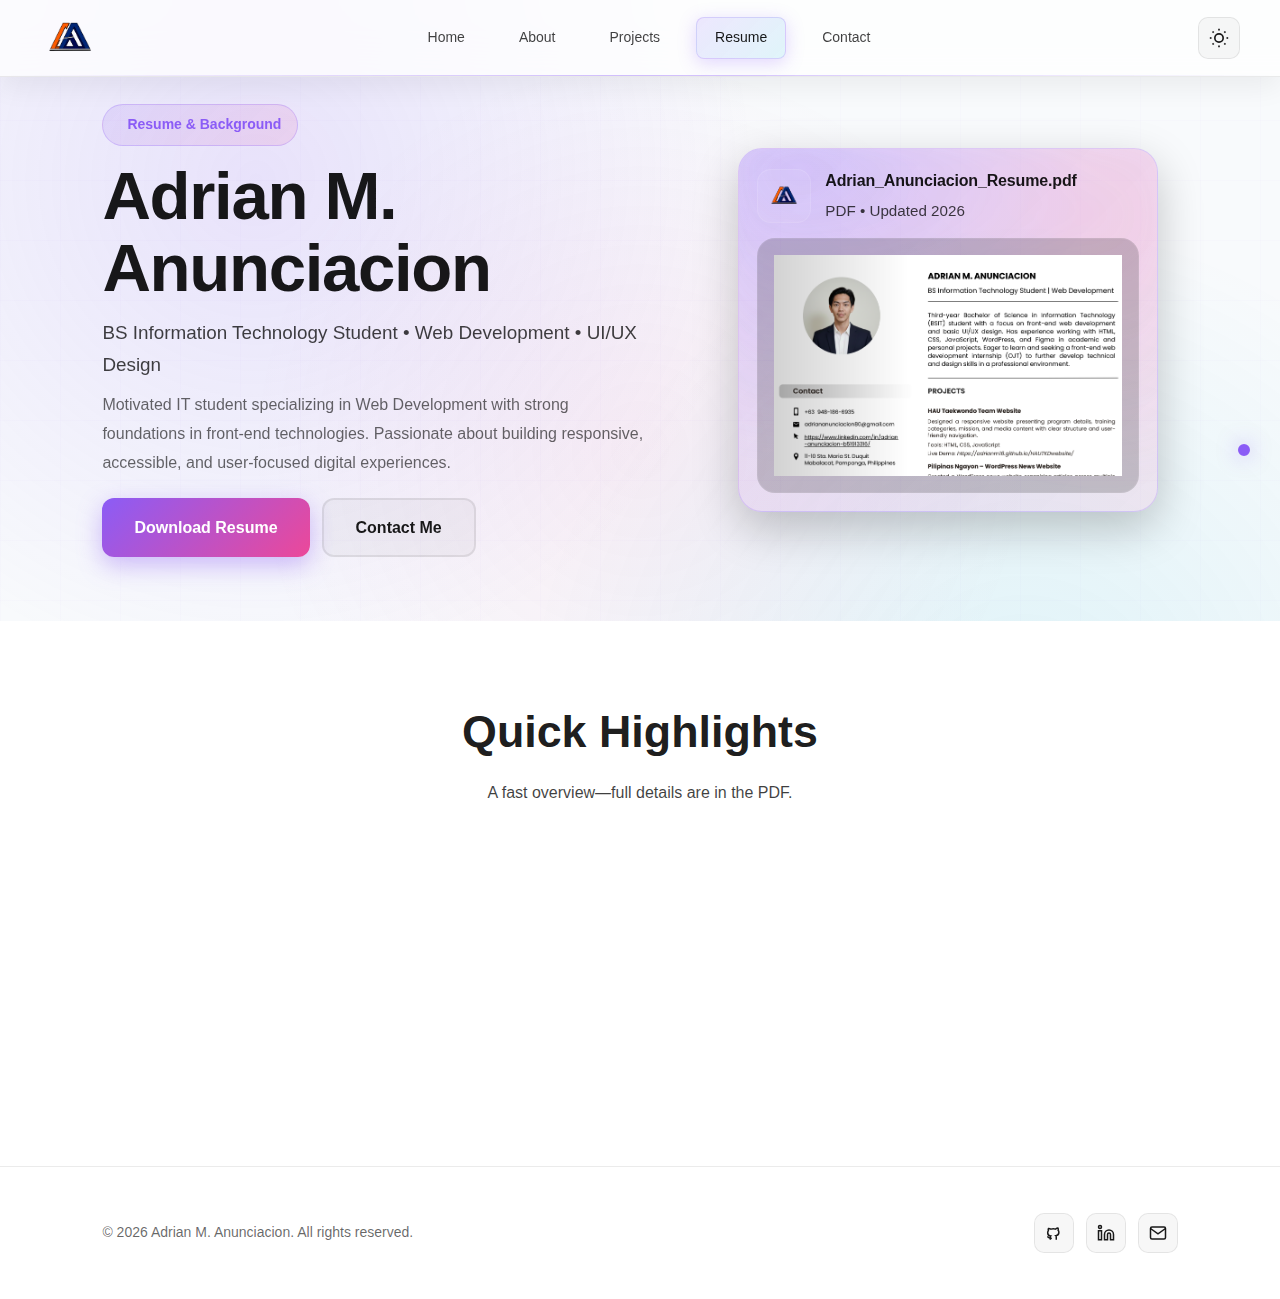
<file: resume-v2.html>
<!doctype html>
<html lang="en">
<head>
  <meta charset="utf-8" />
  <meta name="viewport" content="width=device-width, initial-scale=1" />
  <meta name="description" content="Resume of Adrian M. Anunciacion — BSIT student, web developer, and UI/UX enthusiast." />
  <meta name="theme-color" content="#8b5cf6" />
  <title>Resume | Adrian M. Anunciacion</title>

  <link rel="preload" href="css/styles-v2.css" as="style" />
  <link rel="stylesheet" href="css/styles-v2.css" />
  <link rel="stylesheet" href="css/resume.css" />
  <link rel="icon" href="assets/img/mylogo.png" type="image/png" />
</head>

<body class="page page-resume">
  <a class="skip-link" href="#main">Skip to main content</a>

  <nav class="floating-nav" aria-label="Section navigation">
    <div class="nav-dot" data-section="hero" data-label="Resume" aria-label="Resume section"></div>
    <div class="nav-dot" data-section="education" data-label="Education" aria-label="Education section"></div>
    <div class="nav-dot" data-section="skills" data-label="Skills" aria-label="Skills section"></div>
  </nav>

  <header class="top-navbar">
    <a href="index.html" class="nav-brand">
      <img src="assets/img/mylogo.png" alt="Logo" />
    </a>

    <nav class="nav-links" data-drawer aria-label="Main navigation">
      <a href="index.html" class="nav-link">Home</a>
      <a href="about-v2.html" class="nav-link">About</a>
      <a href="projects-v2.html" class="nav-link">Projects</a>
      <a href="resume-v2.html" class="nav-link active">Resume</a>
      <a href="contact-v2.html" class="nav-link">Contact</a>
    </nav>

    <div class="nav-actions">
      <button class="theme-toggle" data-theme-toggle aria-label="Toggle theme" type="button">
        <svg width="20" height="20" viewBox="0 0 24 24" fill="none" stroke="currentColor" stroke-width="2">
          <circle cx="12" cy="12" r="5" />
          <line x1="12" y1="1" x2="12" y2="3" />
          <line x1="12" y1="21" x2="12" y2="23" />
          <line x1="4.22" y1="4.22" x2="5.64" y2="5.64" />
          <line x1="18.36" y1="18.36" x2="19.78" y2="19.78" />
          <line x1="1" y1="12" x2="3" y2="12" />
          <line x1="21" y1="12" x2="23" y2="12" />
          <line x1="4.22" y1="19.78" x2="5.64" y2="18.36" />
          <line x1="18.36" y1="5.64" x2="19.78" y2="4.22" />
        </svg>
      </button>

      <button class="menu-toggle" data-burger aria-expanded="false" aria-label="Open menu" type="button">
        <svg width="24" height="24" viewBox="0 0 24 24" fill="none" stroke="currentColor" stroke-width="2">
          <line x1="3" y1="12" x2="21" y2="12" />
          <line x1="3" y1="6" x2="21" y2="6" />
          <line x1="3" y1="18" x2="21" y2="18" />
        </svg>
      </button>
    </div>
  </header>

  <main id="main">
    <section class="resume-hero" id="hero">
      <div class="resume-hero__inner">
        <div class="resume-hero__text fade-up">
          <div class="resume-hero__badge">
            <span class="status-dot"></span>
            Resume & Background
          </div>

          <h1 class="resume-hero__title">Adrian M. Anunciacion</h1>

          <p class="resume-hero__subtitle">
            BS Information Technology Student • Web Development • UI/UX Design
          </p>

          <p class="resume-hero__desc">
            Motivated IT student specializing in Web Development with strong foundations
            in front-end technologies. Passionate about building responsive, accessible,
            and user-focused digital experiences.
          </p>

          <div class="resume-hero__actions">
            <a
              href="assets/Adrian_Anunciacion_Resume_and_CoverLetter.pdf"
              download
              class="btn btn-primary"
              target="_blank"
            >
              <span>Download Resume</span>
            </a>

            <a href="contact-v2.html" class="btn btn-secondary">
              <span>Contact Me</span>
            </a>
          </div>
        </div>

        <div class="resume-hero__card fade-right">
          <div class="resume-file">
            <div class="resume-file__top">
              <div class="resume-file__logo">
                <img src="assets/img/mylogo.png" alt="Adrian logo" />
              </div>
              <div>
                <p class="resume-file__name">Adrian_Anunciacion_Resume.pdf</p>
                <p class="resume-file__hint">PDF • Updated 2026</p>
              </div>
            </div>

            <div class="resume-file__preview">
              <img
                src="assets/img/resume-preview.png"
                alt="Resume preview"
                loading="lazy"
              />
            </div>
          </div>
        </div>
      </div>
    </section>

    <section class="resume-section" id="highlights">
      <div class="resume-wrap">
        <header class="resume-head fade-up">
          <h2 class="resume-title">Quick Highlights</h2>
          <p class="resume-subtitle">A fast overview—full details are in the PDF.</p>
        </header>

        <div class="resume-grid">
          <article class="resume-card fade-up">
            <h3 class="resume-card__title">Focus</h3>
            <p class="resume-card__text">Web Development • UI/UX • Responsive Design</p>
          </article>

          <article class="resume-card fade-up">
            <h3 class="resume-card__title">Core Tools</h3>
            <p class="resume-card__text">HTML, CSS, JavaScript, Git/GitHub, Figma</p>
          </article>

          <article class="resume-card fade-up">
            <h3 class="resume-card__title">Goal</h3>
            <p class="resume-card__text">Seeking internship opportunities and real-world experience.</p>
          </article>

          <article class="resume-card fade-up">
            <h3 class="resume-card__title">Resume</h3>
            <p class="resume-card__text">Download the PDF for complete details and projects.</p>
          </article>
        </div>
      </div>
    </section>
  </main>

  <footer class="footer">
    <div class="footer-content">
      <p class="footer-text">© <span id="year"></span> Adrian M. Anunciacion. All rights reserved.</p>

      <div class="footer-socials">
        <a
          href="https://github.com/AdrianM16"
          target="_blank"
          aria-disabled="true"
          class="footer-social"
          title="GitHub"
          aria-label="GitHub"
        >
          <svg width="18" height="18" viewBox="0 0 24 24" fill="none" stroke="currentColor" stroke-width="2">
            <path d="M9 19c-4 1-4-2-6-2m12 4v-3.5c0-1 .1-1.5-.5-2 2-.2 4-1 4-4.5 0-1-.4-2-1-2.5.1-.3.5-1.5-.1-3 0 0-1-.3-3.4 1.3-1-.3-2.1-.4-3-.4s-2 .1-3 .4C5.6 5.7 4.6 6 4.6 6c-.6 1.5-.2 2.7-.1 3C4 9.5 3.6 10.5 3.6 11.5c0 3.5 2 4.3 4 4.5-.4.4-.6 1-.5 2V21" />
          </svg>
        </a>

        <a
          href="https://www.linkedin.com/in/adrian-anunciacion-b51913316/"
          target="_blank"
          rel="noreferrer"
          class="footer-social"
          title="Linkedin"
          aria-label="LinkedIn"
        >
          <svg width="18" height="18" viewBox="0 0 24 24" fill="none" stroke="currentColor" stroke-width="2">
            <path d="M16 8a6 6 0 0 1 6 6v7h-4v-7a2 2 0 0 0-2-2 2 2 0 0 0-2 2v7h-4v-7a6 6 0 0 1 6-6z" />
            <rect x="2" y="9" width="4" height="12" />
            <circle cx="4" cy="4" r="2" />
          </svg>
        </a>

        <a
          href="https://mail.google.com/mail/?view=cm&fs=1&to=adriananunciacion80@gmail.com"
          class="footer-social"
          target="_blank"
          title="Email"
          aria-label="Email"
        >
          <svg width="18" height="18" viewBox="0 0 24 24" fill="none" stroke="currentColor" stroke-width="2">
            <path d="M4 4h16c1.1 0 2 .9 2 2v12c0 1.1-.9 2-2 2H4c-1.1 0-2-.9-2-2V6c0-1.1.9-2 2-2z" />
            <polyline points="22,6 12,13 2,6" />
          </svg>
        </a>
      </div>
    </div>
  </footer>

  <script>
    const yearEl = document.getElementById('year');
    if (yearEl) yearEl.textContent = new Date().getFullYear();

    const navDots = [...document.querySelectorAll('.nav-dot')];

    const dotMap = navDots
      .map(dot => {
        const id = dot.getAttribute('data-section');
        const section = document.getElementById(id);
        return { dot, id, section };
      })
      .filter(item => item.section);

    navDots.forEach(dot => {
      const id = dot.getAttribute('data-section');
      if (!document.getElementById(id)) dot.style.display = 'none';
    });

    const sections = dotMap.map(x => x.section);

    const setActiveDot = (activeId) => {
      dotMap.forEach(({ dot, id }) => {
        dot.classList.toggle('active', id === activeId);
      });
    };

    dotMap.forEach(({ dot, section, id }) => {
      dot.addEventListener('click', () => {
        section.scrollIntoView({ behavior: 'smooth', block: 'start' });
        setActiveDot(id);
      });
    });

    const updateActiveDot = () => {
      if (!sections.length) return;

      const fromTop = 140;
      let current = sections[0].id;
      let minDist = Infinity;

      sections.forEach(sec => {
        const dist = Math.abs(sec.getBoundingClientRect().top - fromTop);
        if (dist < minDist) {
          minDist = dist;
          current = sec.id;
        }
      });

      setActiveDot(current);
    };

    const fadeElements = document.querySelectorAll('.fade-up, .fade-left, .fade-right');

    const handleScrollAnimations = () => {
      fadeElements.forEach(el => {
        if (el.classList.contains('is-visible')) return;
        const top = el.getBoundingClientRect().top;
        if (top < window.innerHeight - 90) el.classList.add('is-visible');
      });
    };

    window.addEventListener('scroll', () => {
      updateActiveDot();
      handleScrollAnimations();
    });

    window.addEventListener('load', () => {
      updateActiveDot();
      handleScrollAnimations();
    });
  </script>

  <script src="js/main.js" defer></script>
</body>
</html>
</file>
<file: css/styles-v2.css>
/* =========================================================
   Adrian M. Anunciacion — Portfolio (Organized CSS)
   ---------------------------------------------------------
   QUICK NAV (Ctrl+F):
   [01] CSS Variables (Theme)
   [02] Base Reset + Defaults
   [03] Global Background
   [04] Skip Link
   [05] Floating Nav Dots
   [06] Top Navbar
   [07] Hero (Global)
   [08] Components: Buttons
   [09] Components: Avatar + Floating Elements
   [10] Page Identity: Hero Glow
   [11] Page Layout Tweaks (Home/About/Projects/Resume/Contact/Blog)
   [12] About Page (Scoped)
   [15] Stats Section
   [16] Projects Section
   [17] Skills Section
   [18] Contact CTA Section (Shared)
   [19] Contact Page (Scoped)
   [20] Footer
   [21] Scroll Reveal Animations
   [22] Responsive (1200 / 980 / 768 / 640 / 480)
   [23] Accessibility (Reduced Motion / Focus / High Contrast)
   ========================================================= */


/* =========================
   [01] CSS Variables (Theme)
========================= */
:root{
  /* Brand colors */
  --primary: #8b5cf6;
  --primary-rgb: 139, 92, 246;
  --secondary: #ec4899;
  --secondary-rgb: 236, 72, 153;
  --accent: #06b6d4;
  --accent-rgb: 6, 182, 212;

  /* Dark theme base */
  --bg: #0f0f1a;
  --bg-secondary: #1a1a2e;
  --surface: rgba(255,255,255,.05);
  --surface-2: rgba(255,255,255,.08);
  --card: rgba(255,255,255,.07);
  --text: rgba(255,255,255,.95);
  --text-secondary: rgba(255,255,255,.75);
  --muted: rgba(255,255,255,.60);
  --border: rgba(255,255,255,.10);
  --border-2: rgba(255,255,255,.15);

  --radius: 20px;
  --radius-lg: 32px;
  --radius-sm: 12px;

  /* Typography */
  --font-display: 'Segoe UI', 'Helvetica Neue', 'Arial', sans-serif;
  --font-body: 'Segoe UI', 'Helvetica Neue', 'Arial', sans-serif;
  --mono: 'Fira Code', 'Consolas', 'Monaco', monospace;
}

:root[data-theme="light"]{
  /* Light theme */
  --bg: #f8fafc;
  --bg-secondary: #ffffff;
  --surface: rgba(0,0,0,.03);
  --surface-2: rgba(0,0,0,.06);
  --card: rgba(0,0,0,.04);
  --text: rgba(0,0,0,.90);
  --text-secondary: rgba(0,0,0,.75);
  --muted: rgba(0,0,0,.60);
  --border: rgba(0,0,0,.08);
  --border-2: rgba(0,0,0,.12);
}

/* Light mode navbar polish */
:root[data-theme="light"] .top-navbar{
  background: rgba(255,255,255,.72);
  border-bottom: 1px solid rgba(0,0,0,.08);
  box-shadow: 0 10px 28px rgba(0,0,0,.06);
}
:root[data-theme="light"] .nav-link:hover{ background: rgba(0,0,0,.04); }
:root[data-theme="light"] .nav-link.active{
  background: linear-gradient(135deg, rgba(139, 92, 246, 0.14), rgba(6, 182, 212, 0.12));
  border: 1px solid rgba(139, 92, 246, 0.22);
}


/* =========================
   [02] Base Reset + Defaults
========================= */
*{ box-sizing:border-box; }
html{ scroll-behavior:smooth; }

body{
  margin:0;
  font-family: var(--font-body);
  background: var(--bg);
  color: var(--text);
  line-height: 1.7;
  overflow-x: hidden;
}

a{ color:inherit; text-decoration:none; }
img{ max-width:100%; display:block; }
button{ font:inherit; cursor:pointer; border:none; background:none; }


/* =========================
   [03] Global Background
========================= */
body::before{
  content:'';
  position: fixed;
  inset: 0;
  background:
    radial-gradient(circle at 20% 20%, rgba(139, 92, 246, 0.15), transparent 40%),
    radial-gradient(circle at 80% 80%, rgba(6, 182, 212, 0.1), transparent 40%),
    radial-gradient(circle at 50% 50%, rgba(236, 72, 153, 0.08), transparent 50%);
  z-index: -1;
  pointer-events: none;
}
body::after{
  content:'';
  position: fixed;
  inset: 0;
  background-image:
    linear-gradient(rgba(139, 92, 246, 0.03) 1px, transparent 1px),
    linear-gradient(90deg, rgba(139, 92, 246, 0.03) 1px, transparent 1px);
  background-size: 60px 60px;
  z-index: -1;
  opacity: 0.5;
  pointer-events: none;
}


/* =========================
   [04] Skip Link
========================= */
.skip-link{
  position: fixed;
  top: -100%;
  left: 20px;
  background: linear-gradient(135deg, var(--primary), var(--secondary));
  color: white;
  padding: 12px 24px;
  border-radius: 12px;
  z-index: 10000;
  font-weight: 600;
  transition: top 0.3s ease;
}
.skip-link:focus{
  top: 20px;
  outline: 3px solid var(--accent);
}


/* =========================
   [05] Floating Nav Dots
========================= */
.floating-nav{
  position: fixed;
  top: 50%;
  right: 30px;
  transform: translateY(-50%);
  z-index: 1000;
  display: flex;
  flex-direction: column;
  gap: 12px;
}
.nav-dot{
  width: 12px;
  height: 12px;
  border-radius: 50%;
  background: var(--border);
  border: 2px solid var(--border);
  cursor: pointer;
  transition: all 0.3s ease;
  position: relative;
}
.nav-dot:hover{
  background: var(--primary);
  border-color: var(--primary);
  transform: scale(1.3);
}
.nav-dot.active{
  background: var(--primary);
  border-color: var(--primary);
  box-shadow: 0 0 20px rgba(139, 92, 246, 0.5);
}
.nav-dot::before{
  content: attr(data-label);
  position: absolute;
  right: 25px;
  top: 50%;
  transform: translateY(-50%);
  background: var(--bg-secondary);
  color: var(--text);
  padding: 6px 14px;
  border-radius: 8px;
  font-size: 12px;
  font-weight: 600;
  white-space: nowrap;
  opacity: 0;
  visibility: hidden;
  transition: all 0.3s ease;
  box-shadow: 0 4px 20px rgba(0,0,0,0.3);
}
.nav-dot:hover::before{
  opacity: 1;
  visibility: visible;
  right: 20px;
}


/* =========================
   [06] Top Navbar
========================= */
.top-navbar{
  position: fixed;
  top: 0;
  left: 0;
  right: 0;
  z-index: 999;
  padding: 8px 40px;
  background: rgba(15, 15, 26, 0.8);
  backdrop-filter: blur(20px);
  border-bottom: 1px solid var(--border);
  display: flex;
  justify-content: space-between;
  align-items: center;
  min-height: 76px;
}

.top-navbar::after{
  content: "";
  position: absolute;
  bottom: 0;
  left: 0;
  width: 100%;
  height: 1px;
  background: linear-gradient(
    to right,
    transparent,
    rgba(139, 92, 246, 0.4),
    transparent
  );
}

[data-theme="dark"] .top-navbar{
  background: rgba(10, 10, 25, 0.85);
  border-bottom: 1px solid rgba(139, 92, 246, 0.15);
}

.nav-brand{
  display: flex;
  align-items: center;
  gap: 12px;
  font-size: 18px;
  font-weight: 700;
  color: var(--text);
}
.nav-brand img{
  height: 60px;
  width: auto;
  display: block;
  transition: transform 0.25s ease, filter 0.25s ease;
}
.nav-brand:hover img{ transform: scale(1.06); }

/* Logo pop (dark mode) */
[data-theme="dark"] .nav-brand img{
  filter:
    brightness(1.15)
    contrast(1.1)
    drop-shadow(0 2px 10px rgba(139, 92, 246, 0.55))
    drop-shadow(0 0 18px rgba(236, 72, 153, 0.25));
}

.brand-logo{
  width: 40px;
  height: 40px;
  border-radius: 12px;
  background: linear-gradient(135deg, var(--primary), var(--secondary));
  display: flex;
  align-items: center;
  justify-content: center;
  box-shadow: 0 8px 24px rgba(139, 92, 246, 0.3);
}
.brand-logo img{
  width: 24px;
  height: 24px;
  object-fit: contain;
}

.nav-links{
  display: flex;
  gap: 18px;
  align-items: center;
}
.nav-link{
  padding: 8px 18px;
  border-radius: 8px;
  font-size: 14px;
  font-weight: 500;
  color: var(--text-secondary);
  transition: all 0.3s ease;
  position: relative;
}
.nav-link:hover{
  color: var(--text);
  background: var(--surface);
}
.nav-link.active{
  color: var(--text);
  background: linear-gradient(
    135deg,
    rgba(139, 92, 246, 0.18),
    rgba(236, 72, 153, 0.18)
  );
  border: 1px solid rgba(139, 92, 246, 0.25);
  box-shadow: 0 4px 18px rgba(139, 92, 246, 0.25);
}

.nav-actions{
  display: flex;
  gap: 12px;
  align-items: center;
}
.theme-toggle,
.menu-toggle{
  width: 42px;
  height: 42px;
  border-radius: 10px;
  border: 1px solid var(--border);
  background: var(--surface);
  display: flex;
  align-items: center;
  justify-content: center;
  transition: all 0.3s ease;
  color: var(--text);
}
.menu-toggle{ display: none; }

.theme-toggle:hover,
.menu-toggle:hover{
  background: var(--surface-2);
  border-color: var(--primary);
  transform: translateY(-2px);
}


/* =========================
   [07] Hero (Global)
========================= */
.hero{
  min-height: 100vh;
  display: flex;
  align-items: center;
  padding: 120px 8% 80px;
  position: relative;
  overflow: hidden;
}

/* Inner pages hero compact */
body:not(.page-home) .hero{
  min-height: auto;
  padding: 110px 8% 56px;
}
body:not(.page-home) .hero-title{
  font-size: clamp(2.4rem, 5vw, 3.6rem);
}

.hero-content{
  display: grid;
  grid-template-columns: 1.2fr 0.8fr;
  gap: 80px;
  align-items: center;
  max-width: 1600px;
  margin: 0 auto;
  width: 100%;
}
.hero-text{ position: relative; }

.hero-badge{
  display: inline-flex;
  align-items: center;
  gap: 8px;
  padding: 8px 20px;
  border-radius: 30px;
  background: linear-gradient(135deg, rgba(139, 92, 246, 0.15), rgba(236, 72, 153, 0.15));
  border: 1px solid rgba(139, 92, 246, 0.3);
  font-size: 14px;
  font-weight: 600;
  margin-bottom: 24px;
  color: var(--primary);
}

.hero-badge .status-dot{
  width: 8px;
  height: 8px;
  background: #22c55e;
  border-radius: 50%;
  animation: pulse 2s infinite;
}
@keyframes pulse{
  0%, 100% { opacity: 1; transform: scale(1); }
  50% { opacity: 0.5; transform: scale(1.2); }
}

.hero-title{
  font-family: var(--font-display);
  font-size: clamp(3rem, 7vw, 5rem);
  font-weight: 800;
  line-height: 1.1;
  margin: 0 0 20px 0;
  letter-spacing: -0.02em;
}
.hero-title .name-highlight{
  background: linear-gradient(135deg, var(--primary), var(--secondary), var(--accent));
  -webkit-background-clip: text;
  -webkit-text-fill-color: transparent;
  background-clip: text;
}

.hero-subtitle{
  font-size: clamp(1.1rem, 2.5vw, 1.4rem);
  color: var(--text-secondary);
  margin: 0 0 16px 0;
  line-height: 1.6;
}
.hero-description{
  font-size: 1.05rem;
  color: var(--muted);
  margin: 0 0 32px 0;
  line-height: 1.8;
  max-width: 600px;
}
.hero-description code{
  font-family: var(--mono);
  background: var(--surface);
  padding: 4px 10px;
  border-radius: 6px;
  font-size: 0.9em;
  color: var(--accent);
}

.hero-actions{
  display: flex;
  gap: 16px;
  flex-wrap: wrap;
}


/* =========================
   [08] Components: Buttons
========================= */
.btn{
  display: inline-flex;
  align-items: center;
  gap: 10px;
  padding: 14px 32px;
  border-radius: 12px;
  font-size: 16px;
  font-weight: 600;
  transition: all 0.3s cubic-bezier(0.4, 0, 0.2, 1);
  cursor: pointer;
}
.btn-primary{
  background: linear-gradient(135deg, var(--primary), var(--secondary));
  color: white;
  box-shadow: 0 8px 24px rgba(139, 92, 246, 0.4);
}
.btn-primary:hover{
  transform: translateY(-3px);
  box-shadow: 0 12px 32px rgba(139, 92, 246, 0.5);
}
.btn-secondary{
  background: var(--surface);
  color: var(--text);
  border: 2px solid var(--border);
}
.btn-secondary:hover{
  background: var(--surface-2);
  border-color: var(--primary);
  transform: translateY(-3px);
}
.btn-ghost{
  background: transparent;
  color: var(--text);
  padding: 14px 24px;
}
.btn-ghost:hover{ background: var(--surface); }


/* =========================
   [09] Components: Avatar + Floating Elements
========================= */
.hero-visual{
  position: relative;
  display: flex;
  justify-content: center;
  align-items: center;
}

/* Portrait */
.avatar-container{
  position: relative;
  width: 100%;
  max-width: 460px;
  aspect-ratio: 1;
  filter: none;
}
.avatar-inner{
  width: 100%;
  height: 100%;
  border-radius: 40px;
  overflow: hidden;
  position: relative;
  background: linear-gradient(135deg, rgba(139, 92, 246, 0.14), rgba(236, 72, 153, 0.10));
  border: 2px solid rgba(139, 92, 246, 0.25);
  box-shadow:
    0 18px 45px rgba(0,0,0,0.18),
    0 0 0 1px rgba(255,255,255,0.06) inset;
}
.avatar-inner::before{
  content: "";
  position: absolute;
  inset: -18px;
  border-radius: 46px;
  background: radial-gradient(circle at 25% 20%,
    rgba(139, 92, 246, 0.50),
    rgba(236, 72, 153, 0.18),
    transparent 60%);
  filter: blur(18px);
  opacity: 0.85;
  z-index: 0;
  animation: none;
}
.avatar-inner::after{
  content: "";
  position: absolute;
  inset: 0;
  background: linear-gradient(
    135deg,
    rgba(255,255,255,0.10),
    transparent 45%,
    rgba(139, 92, 246, 0.08)
  );
  pointer-events: none;
  z-index: 2;
}
.avatar-inner img{
  position: relative;
  z-index: 1;
  width: 100%;
  height: 100%;
  display: block;
  object-fit: cover;
  object-position: center 18%;
  transform: scale(1.04);
  filter: contrast(1.06) saturate(1.08);
}

/* Floating icons */
.floating-elements{
  position: absolute;
  width: 100%;
  height: 100%;
  pointer-events: none;
}
.floating-element{
  position: absolute;
  width: 60px;
  height: 60px;
  border-radius: 16px;
  background: linear-gradient(135deg, rgba(139, 92, 246, 0.2), rgba(236, 72, 153, 0.2));
  backdrop-filter: blur(10px);
  border: 1px solid rgba(139, 92, 246, 0.3);
  display: flex;
  align-items: center;
  justify-content: center;
  font-size: 24px;
  animation: float 6s ease-in-out infinite;
}
.floating-element:nth-child(1){ top: 10%; left: -10%; animation-delay: 0s; }
.floating-element:nth-child(2){ top: 60%; right: -5%; animation-delay: 2s; }
.floating-element:nth-child(3){ bottom: 15%; left: -8%; animation-delay: 4s; }

@keyframes float{
  0%, 100% { transform: translateY(0) rotate(0deg); }
  50% { transform: translateY(-20px) rotate(5deg); }
}


/* =========================
   [10] Page Identity: Hero Glow
========================= */
body.page-home .hero::before,
body.page-about .hero::before,
body.page-projects .hero::before,
body.page-resume .hero::before,
body.page-contact .hero::before,
body.page-blog .hero::before{
  content:"";
  position:absolute;
  inset:-40px -20px auto -20px;
  height: 320px;
  border-radius: 999px;
  filter: blur(28px);
  opacity: .65;
  pointer-events:none;
}

body.page-home .hero::before{ background: radial-gradient(circle at 30% 30%, rgba(236,72,153,.26), transparent 55%); }
body.page-about .hero::before{ background: radial-gradient(circle at 70% 20%, rgba(6,182,212,.24), transparent 58%); }
body.page-projects .hero::before{ background: radial-gradient(circle at 50% 30%, rgba(139,92,246,.24), transparent 60%); }
body.page-resume .hero::before{ background: radial-gradient(circle at 30% 20%, rgba(139,92,246,.18), rgba(6,182,212,.10) 45%, transparent 70%); }
body.page-contact .hero::before{ background: radial-gradient(circle at 60% 30%, rgba(236,72,153,.18), rgba(6,182,212,.14) 45%, transparent 70%); }
body.page-blog .hero::before{ background: radial-gradient(circle at 40% 25%, rgba(6,182,212,.20), rgba(139,92,246,.12) 45%, transparent 70%); }


/* =========================
   [11] Page Layout Tweaks (General)
========================= */
body.page-about .hero{ min-height: 72vh; }
body.page-about .hero-content{ grid-template-columns: 0.9fr 1.1fr; gap: 56px; }
body.page-about .hero-visual{ order: 1; justify-self: start; }
body.page-about .hero-text{ order: 2; }

body.page-projects .hero{ min-height: 68vh; padding-bottom: 40px; }
body.page-projects .hero-content{ grid-template-columns: 1fr; text-align:center; gap: 28px; }
body.page-projects .hero-actions{ justify-content:center; }

body.page-resume .hero{ min-height: 60vh; }
body.page-resume .hero-title{ letter-spacing: -0.01em; }
body.page-resume .hero-description{ max-width: 70ch; }

body.page-contact .hero{ min-height: 64vh; }
body.page-contact .hero-content{ grid-template-columns: 1fr; text-align:center; }
body.page-contact .hero-actions{ justify-content:center; }

body.page-blog .hero{ min-height: 58vh; }
body.page-blog .hero-content{ grid-template-columns: 1fr; gap: 22px; }

html.page-ready .top-navbar{ transition: background .25s ease, box-shadow .25s ease; }


/* =========================
   [12] About Page (Scoped)
========================= */

[hidden]{
  display: none !important;
}

.page-about .hero.hero--about{
  padding: 110px 5% 40px; /* dagdag top space */
}

.page-about .hero-content--about{
  grid-template-columns: 0.95fr 1.05fr;
  gap: 56px;
  align-items: center;
}

.page-about .avatar-container--about{
  max-width: 380px;
  filter: none;
}

.page-about .avatar-inner--about{
  border-radius: 34px;
  overflow: hidden;
  position: relative;
  border: 1.5px solid rgba(139, 92, 246, 0.22);
  background: linear-gradient(
    135deg,
    rgba(139, 92, 246, 0.08),
    rgba(236, 72, 153, 0.06)
  );
  box-shadow:
    0 14px 34px rgba(15, 15, 26, 0.10),
    0 0 0 1px rgba(255,255,255,0.06) inset;
}

.page-about .avatar-inner--about::before{
  content: "";
  position: absolute;
  inset: -12px;
  border-radius: 40px;
  background: radial-gradient(circle at 25% 20%,
    rgba(139, 92, 246, 0.30),
    rgba(236, 72, 153, 0.14),
    transparent 62%
  );
  filter: blur(16px);
  opacity: 0.55;
  z-index: 0;
  pointer-events: none;
}

.page-about .avatar-inner--about::after{
  content: "";
  position: absolute;
  inset: 0;
  background: linear-gradient(
    135deg,
    rgba(255,255,255,0.10),
    transparent 45%,
    rgba(139, 92, 246, 0.06)
  );
  z-index: 2;
  pointer-events: none;
}

.page-about .avatar-inner--about img{
  position: relative;
  z-index: 1;
  width: 100%;
  height: 100%;
  display: block;
  object-fit: cover;
  object-position: center 18%;
  transform: scale(1.02);
  filter: contrast(1.02) saturate(1.03);
}

.page-about .about-copy{ margin-top: 8px; }

.page-about .about-copy .hero-description{
  margin-bottom: 14px;
  max-width: 640px;
}

.page-about .hero.hero--about .hero-title{
  font-size: clamp(2.6rem, 5vw, 3.8rem);
  margin-bottom: 14px;
}


/* =========================
   [15] Stats Section
========================= */
.stats-section{
  padding: 100px 8%;
  background: var(--bg-secondary);
  position: relative;
}
.stats-container{
  max-width: 1600px;
  margin: 0 auto;
}
.stats-header{
  text-align: center;
  margin-bottom: 60px;
}
.stats-title{
  font-family: var(--font-display);
  font-size: clamp(2rem, 5vw, 3rem);
  font-weight: 800;
  margin: 0 0 16px 0;
}
.stats-subtitle{
  font-size: 1.1rem;
  color: var(--text-secondary);
  margin: 0;
}
.stats-grid{
  display: grid;
  grid-template-columns: repeat(auto-fit, minmax(280px, 1fr));
  gap: 32px;
}
.stat-item{
  text-align: center;
  padding: 48px 32px;
  background: linear-gradient(135deg, var(--card), rgba(255,255,255,.03));
  border-radius: var(--radius);
  border: 1px solid var(--border);
  transition: all 0.4s ease;
  position: relative;
  overflow: hidden;
}
.stat-item::before{
  content: '';
  position: absolute;
  top: 0;
  left: 0;
  right: 0;
  height: 4px;
  background: linear-gradient(90deg, var(--primary), var(--secondary));
  transform: scaleX(0);
  transition: transform 0.4s ease;
}
.stat-item:hover::before{ transform: scaleX(1); }
.stat-item:hover{
  transform: translateY(-8px);
  box-shadow: 0 20px 40px rgba(139, 92, 246, 0.2);
  border-color: rgba(139, 92, 246, 0.3);
}
.stat-icon{
  font-size: 3rem;
  margin-bottom: 20px;
  display: block;
}
.stat-number{
  font-family: var(--font-display);
  font-size: clamp(1.6rem, 3.2vw, 2.2rem);
  font-weight: 800;
  margin: 0 0 12px 0;
  line-height: 1.15;
  background: linear-gradient(135deg, var(--primary), var(--secondary));
  -webkit-background-clip: text;
  -webkit-text-fill-color: transparent;
  background-clip: text;
  white-space: normal;
  word-break: break-word;
  overflow-wrap: anywhere;
}
.stat-label{
  font-size: 1.1rem;
  color: var(--text-secondary);
  font-weight: 500;
}


/* =========================
   [16] Projects Section
========================= */
.projects-section{
  padding: 120px 8%;
  position: relative;
}
.section-container{
  max-width: 1600px;
  margin: 0 auto;
}
.section-header{
  text-align: center;
  margin-bottom: 60px;
}
.section-title{
  font-family: var(--font-display);
  font-size: clamp(2rem, 5vw, 3rem);
  font-weight: 800;
  margin: 0 0 16px 0;
}
.section-subtitle{
  font-size: 1.1rem;
  color: var(--text-secondary);
  margin: 0;
}
.projects-grid{
  display: grid;
  grid-template-columns: repeat(auto-fit, minmax(380px, 1fr));
  gap: 40px;
}
#selected-projects .projects-grid{
  grid-template-columns: repeat(auto-fit, minmax(280px, 1fr));
}

.project-card{
  background: linear-gradient(135deg, var(--card), rgba(255,255,255,.03));
  border-radius: var(--radius-lg);
  border: 1px solid var(--border);
  overflow: hidden;
  transition: all 0.5s cubic-bezier(0.4, 0, 0.2, 1);
  position: relative;
}
.project-card::before{
  content: '';
  position: absolute;
  inset: 0;
  background: linear-gradient(135deg, rgba(139, 92, 246, 0.1), rgba(236, 72, 153, 0.1));
  opacity: 0;
  transition: opacity 0.5s ease;
}
.project-card:hover::before{ opacity: 1; }
.project-card:hover{
  transform: translateY(-12px) scale(1.02);
  box-shadow: 0 30px 60px rgba(139, 92, 246, 0.3);
  border-color: rgba(139, 92, 246, 0.4);
}

.project-image{
  width: 100%;
  aspect-ratio: 16/10;
  overflow: hidden;
  position: relative;
  background: linear-gradient(135deg, rgba(139, 92, 246, 0.1), rgba(236, 72, 153, 0.1));
}
.project-image img{
  width: 100%;
  height: 100%;
  object-fit: cover;
  transition: transform 0.6s ease;
}
.project-card:hover .project-image img{
  transform: scale(1.1) rotate(1deg);
}

.project-content{
  padding: 32px;
  position: relative;
  z-index: 1;
}
.project-tag-group{
  display: flex;
  gap: 8px;
  flex-wrap: wrap;
  margin-bottom: 16px;
}
.project-tag{
  padding: 6px 14px;
  border-radius: 20px;
  font-size: 12px;
  font-weight: 600;
  background: linear-gradient(135deg, rgba(139, 92, 246, 0.15), rgba(236, 72, 153, 0.15));
  color: var(--primary);
}
.project-title{
  font-family: var(--font-display);
  font-size: 1.5rem;
  font-weight: 700;
  margin: 0 0 12px 0;
}
.project-description{
  font-size: 1rem;
  color: var(--text-secondary);
  margin: 0 0 24px 0;
  line-height: 1.7;
}
.project-links{
  display: flex;
  gap: 12px;
  flex-wrap: wrap;
}
.project-link{
  display: inline-flex;
  align-items: center;
  gap: 6px;
  padding: 10px 20px;
  border-radius: 10px;
  font-size: 14px;
  font-weight: 600;
  background: var(--surface);
  color: var(--text);
  transition: all 0.3s ease;
  border: 1px solid var(--border);
}
.project-link:hover{
  background: linear-gradient(135deg, rgba(139, 92, 246, 0.2), rgba(236, 72, 153, 0.2));
  border-color: var(--primary);
  transform: translateY(-2px);
}


/* =========================
   [17] Skills Section
========================= */
.skills-section{
  padding: 100px 8%;
  background: var(--bg-secondary);
  position: relative;
}
.skills-grid{
  display: grid;
  grid-template-columns: repeat(auto-fit, minmax(450px, 1fr));
  gap: 40px;
}
.skill-card{
  background: linear-gradient(135deg, var(--card), rgba(255,255,255,.03));
  border-radius: var(--radius-lg);
  border: 1px solid var(--border);
  padding: 40px;
  transition: all 0.4s ease;
}
.skill-card:hover{
  transform: translateY(-8px);
  box-shadow: 0 20px 40px rgba(139, 92, 246, 0.2);
  border-color: rgba(139, 92, 246, 0.3);
}
.skill-card-header{
  display: flex;
  align-items: center;
  gap: 16px;
  margin-bottom: 32px;
}
.skill-icon{
  width: 56px;
  height: 56px;
  border-radius: 16px;
  background: linear-gradient(135deg, var(--primary), var(--secondary));
  display: flex;
  align-items: center;
  justify-content: center;
  font-size: 24px;
}
.skill-card-title{
  font-family: var(--font-display);
  font-size: 1.4rem;
  font-weight: 700;
  margin: 0;
}
.skill-item{ margin-bottom: 24px; }
.skill-item:last-child{ margin-bottom: 0; }
.skill-header{
  display: flex;
  justify-content: space-between;
  align-items: center;
  margin-bottom: 10px;
}
.skill-name{
  font-weight: 600;
  font-size: 1rem;
}
.skill-percentage{
  font-family: var(--mono);
  font-size: 14px;
  color: var(--primary);
  font-weight: 700;
}
.skill-track{
  height: 8px;
  background: var(--surface);
  border-radius: 10px;
  overflow: hidden;
}
.skill-fill{
  height: 100%;
  background: linear-gradient(90deg, var(--primary), var(--secondary));
  border-radius: 10px;
  transform-origin: left;
  transition: width 1.5s cubic-bezier(0.4, 0, 0.2, 1);
}


/* =========================
   [18] Contact CTA Section (Shared)
========================= */
.contact-section{
  padding: 120px 8%;
  position: relative;
}
.contact-wrapper{
  max-width: 800px;
  margin: 0 auto;
  text-align: center;
}
.contact-text{
  font-size: 1.2rem;
  color: var(--text-secondary);
  margin: 0 0 40px 0;
  line-height: 1.8;
}
.contact-actions{
  display: flex;
  gap: 20px;
  justify-content: center;
  flex-wrap: wrap;
  margin-bottom: 60px;
}
.contact-btn{
  display: inline-flex;
  align-items: center;
  gap: 12px;
  padding: 16px 36px;
  border-radius: 14px;
  font-size: 16px;
  font-weight: 600;
  background: linear-gradient(135deg, var(--primary), var(--secondary));
  color: white;
  transition: all 0.3s ease;
  box-shadow: 0 10px 30px rgba(139, 92, 246, 0.4);
}
.contact-btn:hover{
  transform: translateY(-4px);
  box-shadow: 0 15px 40px rgba(139, 92, 246, 0.5);
}
.social-links{
  display: flex;
  gap: 16px;
  justify-content: center;
  flex-wrap: wrap;
}
.social-link{
  width: 52px;
  height: 52px;
  border-radius: 14px;
  border: 2px solid var(--border);
  background: var(--surface);
  display: flex;
  align-items: center;
  justify-content: center;
  transition: all 0.3s ease;
  color: var(--text);
}
.social-link:hover{
  background: linear-gradient(135deg, var(--primary), var(--secondary));
  border-color: transparent;
  transform: translateY(-4px) rotate(5deg);
  color: white;
}


/* =========================================================
   19) CONTACT PAGE — scoped styles only
   (affects .page-contact + .contact-* only)
========================================================= */

.page-contact .contact-hero{
  padding: 112px 8% 70px; /* more space under navbar */
  position: relative;
  overflow: hidden;
}

.page-contact .contact-hero__inner{
  max-width: 1200px;
  margin: 0 auto;
  display: grid;
  grid-template-columns: 1.05fr 0.95fr;
  gap: 56px;
  align-items: center;
}

/* Left: text */
.page-contact .contact-hero__title{
  font-family: var(--font-display);
  font-size: clamp(2.4rem, 5.2vw, 4.1rem);
  line-height: 1.06;
  margin: 0 0 10px 0;
  letter-spacing: -0.02em;
}

.page-contact .contact-hero__subtitle{
  margin: 0 0 10px 0;
  color: var(--text-secondary);
  font-size: 1.05rem;
}

.page-contact .contact-hero__desc{
  margin: 0 0 22px 0;
  color: var(--text-secondary);
  line-height: 1.8;
  max-width: 62ch;
}

/* Left: mini links row */
.page-contact .contact-hero__mini{
  display: flex;
  flex-wrap: wrap;
  gap: 12px;
  margin-top: 12px;
}

.page-contact .contact-mini{
  display: inline-flex;
  align-items: center;
  gap: 10px;
  padding: 10px 14px;
  border-radius: 999px;
  border: 1px solid rgba(255,255,255,0.14);
  background: rgba(255,255,255,0.06);
  text-decoration: none;
  color: var(--text);
  font-weight: 700;
  font-size: 0.95rem;
  transition: transform .2s ease, background .2s ease, border-color .2s ease;
}

.page-contact .contact-mini:hover{
  transform: translateY(-2px);
  background: rgba(255,255,255,0.08);
  border-color: rgba(255,255,255,0.22);
}

/* Mini icon sizing */
.page-contact .contact-mini__icon{
  width: 22px;
  height: 22px;
  display: inline-flex;
  align-items: center;
  justify-content: center;
  border-radius: 8px;
  overflow: hidden;
  flex: 0 0 22px;
  background: rgba(255,255,255,0.06);
  border: 1px solid rgba(255,255,255,0.10);
}

.page-contact .contact-mini__icon img{
  width: 16px;
  height: 16px;
  object-fit: contain;
  display: block;
}

/* Right: card wrapper */
.page-contact .contact-hero__card{
  display: flex;
  justify-content: flex-end;
}

/* Right: card */
.page-contact .contact-card{
  width: 100%;
  max-width: 520px;
  border-radius: 22px;
  border: 1px solid rgba(255,255,255,0.12);
  background: linear-gradient(135deg, rgba(255,255,255,0.05), rgba(255,255,255,0.02));
  box-shadow: 0 18px 50px rgba(0,0,0,0.22);
  padding: 18px;
  position: relative;
  overflow: hidden;
}

.page-contact .contact-card::before{
  content:"";
  position:absolute;
  inset:-24px;
  background:
    radial-gradient(circle at 18% 10%, rgba(139, 92, 246, 0.28), transparent 55%),
    radial-gradient(circle at 82% 22%, rgba(236, 72, 153, 0.18), transparent 55%);
  filter: blur(18px);
  opacity: .75;
  pointer-events: none;
}

/* Card header */
.page-contact .contact-card__head{
  display: grid;
  grid-template-columns: 48px 1fr;
  gap: 14px;
  align-items: center;
  position: relative;
  z-index: 1;
  margin-bottom: 10px;
}

/* Card icon */
.page-contact .contact-card__icon{
  width: 48px;
  height: 48px;
  border-radius: 14px;
  background: rgba(255,255,255,0.06);
  border: 1px solid rgba(255,255,255,0.10);
  display: flex;
  align-items: center;
  justify-content: center;
  overflow: hidden;
}

.page-contact .contact-card__icon img{
  width: 24px;
  height: 24px;
  object-fit: contain;
  display: block;
}

.page-contact .contact-card__title{
  margin: 0;
  font-weight: 900;
  letter-spacing: -0.01em;
}

.page-contact .contact-card__hint{
  margin: 4px 0 0 0;
  color: var(--text-secondary);
  font-size: 0.95rem;
}

/* Form container */
.page-contact .contact-form{
  position: relative;
  z-index: 1;
  margin-top: 12px;
}

/* Form row (2 columns desktop) */
.page-contact .contact-form__row{
  display: grid;
  grid-template-columns: 1fr 1fr;
  gap: 12px;
}

/* Field wrapper */
.page-contact .contact-field{
  display: grid;
  gap: 8px;
  margin-bottom: 12px;
}

.page-contact .contact-field__label{
  font-size: 0.9rem;
  font-weight: 700;
  color: var(--text);
  opacity: 0.92;
}

.page-contact .contact-field__input{
  width: 100%;
  border-radius: 14px;
  border: 1px solid rgba(255,255,255,0.12);
  background: rgba(0,0,0,0.18);
  color: var(--text);
  padding: 12px 12px;
  outline: none;
}

.page-contact .contact-field__input::placeholder{
  color: rgba(255,255,255,0.45);
}

.page-contact .contact-field__input:focus{
  border-color: rgba(139, 92, 246, 0.40);
  box-shadow: 0 0 0 4px rgba(139, 92, 246, 0.12);
}

.page-contact .contact-field__textarea{
  resize: vertical;
  min-height: 130px;
}

/* Form actions */
.page-contact .contact-form__actions{
  display: flex;
  gap: 12px;
  flex-wrap: wrap;
  margin-top: 10px;
}

.page-contact .contact-submit{
  display: inline-flex;
  align-items: center;
  justify-content: center;
  gap: 10px;
}

.page-contact .contact-form__note{
  margin: 12px 0 0 0;
  color: var(--text-secondary);
  font-size: 0.95rem;
}

:root[data-theme="light"] .page-contact .contact-mini{
  background: rgba(0,0,0,0.04);
  border: 1px solid rgba(0,0,0,0.12);
  color: rgba(0,0,0,0.88);
  box-shadow: 0 10px 24px rgba(0,0,0,0.06);
}

:root[data-theme="light"] .page-contact .contact-mini:hover{
  background: rgba(0,0,0,0.06);
  border-color: rgba(0,0,0,0.18);
}

:root[data-theme="light"] .page-contact .contact-mini__icon{
  background: rgba(0,0,0,0.04);
  border: 1px solid rgba(0,0,0,0.10);
}

:root[data-theme="light"] .page-contact .contact-card{
  border: 1px solid rgba(0,0,0,0.10);
  background: linear-gradient(135deg, rgba(0,0,0,0.03), rgba(0,0,0,0.01));
  box-shadow: 0 18px 50px rgba(0,0,0,0.10);
}

:root[data-theme="light"] .page-contact .contact-field__input{
  background: rgba(255,255,255,0.85);
  border: 1px solid rgba(0,0,0,0.12);
  color: rgba(0,0,0,0.88);
}

:root[data-theme="light"] .page-contact .contact-field__input::placeholder{
  color: rgba(0,0,0,0.45);
}

:root[data-theme="light"] .page-contact .contact-field__input:focus{
  border-color: rgba(139, 92, 246, 0.45);
  box-shadow: 0 0 0 4px rgba(139, 92, 246, 0.16);
}


/* =========================
   [20] Footer
========================= */
.footer {
  padding: 40px 8%;
  background: var(--bg-secondary);
  border-top: 1px solid var(--border);
  text-align: center;
}

.footer-content {
  max-width: 1600px;
  margin: 0 auto;
  display: flex;
  justify-content: space-between;
  align-items: center;
  flex-wrap: wrap;
  gap: 20px;
}

.footer-text {
  color: var(--muted);
  font-size: 14px;
}

.footer-socials {
  display: flex;
  gap: 12px;
}

.footer-social {
  width: 40px;
  height: 40px;
  border-radius: 10px;
  border: 1px solid var(--border);
  background: var(--surface);
  display: flex;
  align-items: center;
  justify-content: center;
  transition: all 0.3s ease;
  color: var(--text);
}

.footer-social:hover {
  background: var(--primary);
  border-color: var(--primary);
  transform: translateY(-2px);
  color: white;
}


/* =========================
   [21] Scroll Reveal Animations
========================= */
.fade-up {
  opacity: 0;
  transform: translateY(40px);
  transition: opacity 0.8s cubic-bezier(0.4, 0, 0.2, 1),
              transform 0.8s cubic-bezier(0.4, 0, 0.2, 1);
}

.fade-up.is-visible {
  opacity: 1;
  transform: translateY(0);
}

.fade-left {
  opacity: 0;
  transform: translateX(-40px);
  transition: opacity 0.8s cubic-bezier(0.4, 0, 0.2, 1),
              transform 0.8s cubic-bezier(0.4, 0, 0.2, 1);
}

.fade-left.is-visible {
  opacity: 1;
  transform: translateX(0);
}

.fade-right {
  opacity: 0;
  transform: translateX(40px);
  transition: opacity 0.8s cubic-bezier(0.4, 0, 0.2, 1),
              transform 0.8s cubic-bezier(0.4, 0, 0.2, 1);
}

.fade-right.is-visible {
  opacity: 1;
  transform: translateX(0);
}


/* =========================
   [22] Responsive
========================= */

/* --- 1200 --- */
@media (max-width: 1200px) {
  .hero-content {
    grid-template-columns: 1fr;
    text-align: center;
  }

  .hero-text {
    order: 2;
  }

  .hero-visual {
    order: 1;
  }

  .hero-actions {
    justify-content: center;
  }

  .hero-description {
    max-width: 100%;
  }

  .skills-grid {
    grid-template-columns: 1fr;
  }
}

/* --- 980 (Contact page tablet rules) --- */
@media (max-width: 980px){
  .page-contact .contact-hero{
    padding: 104px 7% 62px;
  }
  .page-contact .contact-hero__inner{
    grid-template-columns: 1fr;
    gap: 26px;
  }
  .page-contact .contact-hero__card{
    justify-content: flex-start;
  }

  /* About tablet */
  .page-about .hero-content--about{
    grid-template-columns: 1fr !important;
    gap: 22px !important;
    text-align: center !important;
    justify-items: center !important;
  }

  .page-about .hero-text--about{ order: 0 !important; }
  .page-about .hero-visual--about{
    order: 1 !important;
    display: flex !important;
    justify-content: center !important;
  }

  .page-about .avatar-container--about{
    max-width: 320px;
    margin-inline: auto;
  }

  .page-about .hero.hero--about{ padding: 92px 7% 44px; }
}

/* --- 768 (Global mobile + mobile nav) --- */
@media (max-width: 768px) {
  .top-navbar {
    padding: 12px 20px;
  }

  /* Mobile menu */
  .nav-links {
    display: none;
    position: absolute;
    top: calc(100% + 10px);
    left: 16px;
    right: 16px;
    flex-direction: column;
    gap: 6px;
    padding: 12px;
    border-radius: 14px;
    background: rgba(15, 15, 26, 0.96);
    border: 1px solid var(--border);
    backdrop-filter: blur(10px);
    box-shadow: 0 18px 40px rgba(0,0,0,.35);
    z-index: 2000;
  }

  .top-navbar.menu-open .nav-links {
    display: flex;
  }

  .nav-links .nav-link {
    width: 100%;
    justify-content: flex-start;
    padding: 12px 14px;
    border-radius: 12px;
  }

  .menu-toggle {
    display: flex;
  }

  .floating-nav {
    display: none;
  }

  .hero {
    padding: 100px 6% 60px;
  }

  .projects-grid {
    grid-template-columns: 1fr;
  }

  .stats-section,
  .projects-section,
  .skills-section,
  .contact-section {
    padding: 80px 6%;
  }

  .stats-grid {
    grid-template-columns: repeat(2, 1fr);
  }
}

/* --- 640 (About + Contact mobile rules) --- */
@media (max-width: 640px){
  /* About mobile */
  .page-about .hero.hero--about{
    padding: 84px 5% 34px;
  }

  .page-about .hero-content.hero-content--about{
    width: 100% !important;
    max-width: 520px !important;
    margin-inline: auto !important;

    display: grid !important;
    grid-template-columns: 1fr !important;
    gap: 14px !important;
    align-items: start !important;

    padding: 18px !important;
    border-radius: 22px !important;
    border: 1px solid rgba(255,255,255,.10) !important;
    background: linear-gradient(135deg, rgba(255,255,255,.045), rgba(255,255,255,.02)) !important;
    box-shadow: 0 12px 32px rgba(0,0,0,.18) !important;

    text-align: center !important;
    justify-items: center !important;
  }

  .page-about .hero-visual--about{ display: none !important; }

  .page-about .hero-text--about{
    order: 0 !important;
    text-align: center !important;
    width: 100% !important;
  }

  .page-about .hero-badge{
    width: fit-content;
    margin-inline: auto;
    font-size: 12px;
    padding: 6px 12px;
    margin-bottom: 10px;
  }

  .page-about .hero.hero--about .hero-title{
    font-size: 2.55rem !important;
    line-height: 1.05;
    margin: 0 0 8px 0;
  }

  .page-about .hero-subtitle{
    font-size: 0.95rem;
    line-height: 1.4;
    margin: 0 auto 12px;
    max-width: 44ch;
  }

  .page-about .about-copy{
    margin-top: 6px;
    position: relative;

    max-height: 162px;
    overflow: hidden;

    text-align: center;
    max-width: 56ch;
    margin-inline: auto;

    padding-bottom: 26px;
  }

  .page-about .about-copy::after{
    content:"";
    position:absolute;
    left:0; right:0; bottom:0;
    height: 72px;
    background: linear-gradient(
      to bottom,
      rgba(15, 15, 26, 0) 0%,
      rgba(15, 15, 26, 0.55) 55%,
      rgba(15, 15, 26, 0.92) 100%
    );
    border-bottom-left-radius: 18px;
    border-bottom-right-radius: 18px;
    pointer-events:none;
  }

  .page-about .about-copy.is-open{
    max-height: none;
    overflow: visible;
    padding-bottom: 0;
  }
  .page-about .about-copy.is-open::after{ display:none; }

  .page-about .about-copy .hero-description{
    margin-bottom: 10px;
    max-width: none;
    line-height: 1.65;
    font-size: 0.97rem;
  }

  .page-about .about-toggle{
    display: inline-flex;
    align-items: center;
    justify-content: center;
    margin: 10px auto 0;
    padding: 10px 16px;
    border-radius: 999px;
    border: 1px solid rgba(255,255,255,.14);
    background: rgba(255,255,255,.05);
    color: var(--text);
    font-weight: 800;
    font-size: .95rem;
  }

  .page-about .hero-actions{
    width: 100% !important;
    max-width: 420px !important;
    margin-inline: auto !important;

    display: grid !important;
    grid-template-columns: 1fr !important;
    gap: 10px !important;

    margin-top: 12px !important;
    justify-content: stretch !important;
  }

  .page-about .hero-actions .btn{
    width: 100% !important;
    justify-content: center !important;
    padding: 14px 16px !important;
    border-radius: 16px !important;
  }

  :root[data-theme="light"] .page-about .about-copy::after{
    background: linear-gradient(
      to bottom,
      rgba(255,255,255,0) 0%,
      rgba(255,255,255,0.70) 55%,
      rgba(255,255,255,0.96) 100%
    );
  }

  /* Contact mobile */
  .page-contact .contact-hero{
    padding: 118px 5% 54px;
  }

  .page-contact .contact-hero__text .hero-badge{
    margin-inline: auto;
    width: fit-content;
    text-align: center;
  }

  .page-contact .contact-hero__title{
    font-size: 2.25rem;
    text-align: center;
  }

  .page-contact .contact-hero__subtitle,
  .page-contact .contact-hero__desc{
    text-align: center;
    margin-left: auto;
    margin-right: auto;
  }

  .page-contact .contact-hero__mini{
    justify-content: center;
  }

  .page-contact .contact-form__row{
    grid-template-columns: 1fr;
  }

  .page-contact .contact-form__actions{
    display: grid;
    grid-template-columns: 1fr;
  }

  .page-contact .contact-form__actions .btn{
    width: 100%;
    justify-content: center;
  }
}

/* --- Light mode — mobile menu readability fix (kept as-is) --- */
@media (max-width: 768px){
  :root[data-theme="light"] .nav-links{
    background: rgba(255,255,255,.94);
    border: 1px solid rgba(0,0,0,.10);
    backdrop-filter: blur(14px);
    box-shadow: 0 18px 40px rgba(0,0,0,.18);
  }

  :root[data-theme="light"] .nav-links .nav-link{
    color: rgba(0,0,0,.80);
  }

  :root[data-theme="light"] .nav-links .nav-link:hover{
    background: rgba(0,0,0,.05);
    color: rgba(0,0,0,.92);
  }

  :root[data-theme="light"] .nav-links .nav-link.active{
    background: linear-gradient(135deg, rgba(139, 92, 246, 0.16), rgba(6, 182, 212, 0.12));
    border: 1px solid rgba(139, 92, 246, 0.22);
    color: rgba(0,0,0,.92);
  }

  :root[data-theme="light"] .theme-toggle,
  :root[data-theme="light"] .menu-toggle{
    background: rgba(0,0,0,.04);
    border-color: rgba(0,0,0,.10);
    box-shadow: 0 10px 26px rgba(0,0,0,.12);
    color: rgba(0,0,0,.85);
  }

  :root[data-theme="light"] .theme-toggle:hover,
  :root[data-theme="light"] .menu-toggle:hover{
    background: rgba(0,0,0,.06);
    border-color: rgba(0,0,0,.14);
  }
}

/* --- 480 --- */
@media (max-width: 480px) {
  .nav-brand {
    font-size: 16px;
  }

  .nav-brand span {
    display: none;
  }

  .stats-grid {
    grid-template-columns: 1fr;
  }

  .stat-item {
    padding: 32px 24px;
  }

  .contact-actions {
    flex-direction: column;
  }

  .contact-btn {
    width: 100%;
    justify-content: center;
  }

  .footer-content {
    flex-direction: column;
    text-align: center;
  }
}


/* =========================
   [23] Accessibility
========================= */

/* Reduced motion */
@media (prefers-reduced-motion: reduce) {
  html {
    scroll-behavior: auto;
  }

  .fade-up,
  .fade-left,
  .fade-right {
    opacity: 1;
    transform: none;
    transition: none;
  }

  .floating-element,
  .avatar-inner::before,
  .hero-badge .status-dot {
    justify-content: center;
    text-align: center;
    animation: none;
  }
}

/* Focus visible for keyboard navigation */
*:focus-visible {
  outline: 3px solid var(--accent);
  outline-offset: 3px;
}

/* High contrast mode support */
@media (prefers-contrast: high) {
  :root {
    --border: rgba(255,255,255,.3);
    --text-secondary: rgba(255,255,255,.95);
  }
}
</file>
<file: css/pilipinas-ngayon.css>
.project-page{
  background: #0f0f1a;
  color: #fff;
  font-family: system-ui, sans-serif;
}


.project-pilipinas::before{
  content:"";
  position: fixed;
  inset: 0;
  background:
    radial-gradient(circle at 22% 20%, rgba(236,72,153,.16), transparent 42%),
    radial-gradient(circle at 80% 78%, rgba(6,182,212,.14), transparent 45%),
    radial-gradient(circle at 55% 35%, rgba(139,92,246,.16), transparent 55%);
  z-index: -1;
}


.project-header{
  padding: 24px 8%;
}

.back-link{
  color: #8b5cf6;
  font-weight: 700;
  text-decoration: none;
}

.back-link:hover{
  text-decoration: underline;
}


.project-main{
  padding: 20px 8% 80px;
  max-width: 1100px;
  margin: 0 auto;
}


.project-hero{
  margin-top: 10px;
}


.project-card{
  border-radius: 28px;
  padding: 30px;
  border: 1px solid rgba(255,255,255,.08);
  background: linear-gradient(135deg, rgba(255,255,255,.05), rgba(255,255,255,.02));
  backdrop-filter: blur(14px);
  box-shadow: 0 25px 70px rgba(0,0,0,.25);
}


.project-hero-top{
  display: flex;
  justify-content: space-between;
  gap: 28px;
  flex-wrap: wrap;
  align-items: flex-start;
}

.project-title{
  font-size: 1.9rem;
  margin: 0;
  line-height: 1.15;
}

.project-subtitle{
  margin: 10px 0 0;
  color: rgba(255,255,255,.72);
  line-height: 1.6;
}


.project-tags{
  margin-top: 16px;
  display: flex;
  flex-wrap: wrap;
  gap: 8px;
}

.project-tags span{
  padding: 6px 14px;
  border-radius: 999px;
  font-size: 12px;
  font-weight: 800;
  background: rgba(6,182,212,.10);
  border: 1px solid rgba(6,182,212,.24);
  color: rgba(255,255,255,.88);
}


.project-actions{
  display: flex;
  gap: 10px;
  align-items: flex-start;
  flex-wrap: wrap;
}

.btn{
  padding: 10px 18px;
  border-radius: 14px;
  font-weight: 700; 
  text-decoration: none;
  transition: .2s ease;
  display: inline-flex;
  align-items: center;
  justify-content: center;
  white-space: nowrap;

  
  width: fit-content;
  flex: 0 0 auto;
}

.btn.primary{
  background: linear-gradient(135deg, #8b5cf6, #ec4899);
  color: #fff;
}

.btn.primary:hover{
  transform: translateY(-3px);
}

.btn.ghost{
  border: 1px solid rgba(255,255,255,.20);
  color: #fff;
  background: rgba(255,255,255,.04);
}

.btn.ghost:hover{
  background: rgba(255,255,255,.07);
}


.project-description{
  margin-top: 22px;
  color: rgba(255,255,255,.75);
  line-height: 1.75;
}


.project-section{
  margin-top: 60px;
}

.project-section h2{
  margin: 0 0 18px;
}


.project-grid{
  display: grid;
  grid-template-columns: repeat(3, 1fr);
  gap: 22px;
}

.project-img{
  border-radius: 20px;
  overflow: hidden;
  border: 1px solid rgba(255,255,255,.08);
  background: rgba(255,255,255,.05);
  transition: transform .25s ease, box-shadow .25s ease;
}

.project-img:hover{
  transform: translateY(-6px);
  box-shadow: 0 16px 40px rgba(0,0,0,.30);
}

.project-img img{
  width: 100%;
  display: block;
}


.project-helper{
  margin: 14px 0 0;
  color: rgba(255,255,255,.60);
  font-size: 0.95rem;
}

.project-helper code{
  font-family: ui-monospace, SFMono-Regular, Menlo, Consolas, monospace;
  background: rgba(255,255,255,.06);
  border: 1px solid rgba(255,255,255,.10);
  padding: 2px 8px;
  border-radius: 8px;
}


.project-list{
  margin: 12px 0 0;
  padding-left: 18px;
  color: rgba(255,255,255,.75);
  line-height: 1.75;
}


.project-footer{
  padding: 40px;
  text-align: center;
  color: rgba(255,255,255,.5);
  border-top: 1px solid rgba(255,255,255,.08);
  margin-top: 60px;
}


@media (max-width: 900px){
  .project-grid{
    grid-template-columns: 1fr;
  }

  .project-hero-top{
    flex-direction: column;
  }

  .project-actions{
    margin-top: 14px;
    width: auto; 
  }
}

@media (max-width: 520px){
  .project-main{
    padding-left: 5%;
    padding-right: 5%;
  }

  .project-card{
    padding: 18px;
    border-radius: 22px;
  }

  .project-title{
    font-size: 1.6rem;
  }

  .project-actions{
    display: flex;
    gap: 10px;
    flex-wrap: wrap;
    width: auto;
  }

  .project-actions .btn{
    width: fit-content;
    flex: 0 0 auto;
  }
}
</file>
<file: css/projects.css>
.page-projects .hero.hero--projects{
  min-height: auto;
  padding: 110px 8% 56px;
}
.page-projects .hero-content--projects{
  grid-template-columns: 1fr;
  gap: 0;
  max-width: 1100px;
  text-align: center;
  justify-items: center;
}
.page-projects .hero-text--projects{ max-width: 820px; }
.page-projects .hero-badge--projects{ margin: 0 auto 22px; }
.page-projects .hero-title--projects{
  font-size: clamp(2.8rem, 6vw, 4.3rem);
  margin-bottom: 14px;
}
.page-projects .hero-subtitle--projects{ margin-bottom: 14px; }
.page-projects .hero-description--projects{
  margin: 0 auto 28px;
  max-width: 760px;
}
.page-projects .hero-actions--projects{ justify-content: center; }

@media (max-width: 980px){
  .page-projects .hero.hero--projects{ padding: 96px 7% 48px; }
  .page-projects .hero-title--projects{
    font-size: clamp(2.4rem, 7vw, 3.6rem);
  }
}
</file>
<file: css/resume.css>
.page-resume .resume-hero{
  padding: 104px 8% 64px;
  position: relative;
  overflow: hidden;
}
.page-resume .resume-hero__inner{
  max-width: 1200px;
  margin: 0 auto;
  display: grid;
  grid-template-columns: 1.1fr 0.9fr;
  gap: 56px;
  align-items: center;
}
.page-resume .resume-hero__badge{
  display: inline-flex;
  align-items: center;
  gap: 8px;
  padding: 8px 16px;
  border-radius: 999px;
  background: linear-gradient(135deg, rgba(139, 92, 246, 0.14), rgba(236, 72, 153, 0.12));
  border: 1px solid rgba(139, 92, 246, 0.26);
  color: var(--primary);
  font-weight: 800;
  font-size: 14px;
  margin-bottom: 14px;
}
.page-resume .resume-hero__title{
  font-family: var(--font-display);
  font-size: clamp(2.4rem, 5.6vw, 4.2rem);
  line-height: 1.08;
  margin: 0 0 12px 0;
  letter-spacing: -0.02em;
}
.page-resume .resume-hero__subtitle{
  font-size: clamp(1.02rem, 2.1vw, 1.18rem);
  color: var(--text-secondary);
  margin: 0 0 10px 0;
}
.page-resume .resume-hero__desc{
  max-width: 62ch;
  color: var(--muted, var(--text-secondary));
  line-height: 1.8;
  margin: 0 0 20px 0;
}
.page-resume .resume-hero__actions{
  display: flex;
  gap: 12px;
  flex-wrap: wrap;
}
.page-resume .resume-hero__card{
  display: flex;
  justify-content: center;
}
.page-resume .resume-file{
  width: 100%;
  max-width: 420px;
  border-radius: 24px;
  background: linear-gradient(135deg, rgba(139, 92, 246, 0.14), rgba(236, 72, 153, 0.10));
  border: 1px solid rgba(139, 92, 246, 0.22);
  box-shadow: 0 16px 46px rgba(0,0,0,0.22);
  padding: 18px;
  position: relative;
  overflow: hidden;
}
.page-resume .resume-file::before{
  content:"";
  position:absolute;
  inset:-24px;
  background:
    radial-gradient(circle at 18% 10%, rgba(139, 92, 246, 0.35), transparent 55%),
    radial-gradient(circle at 82% 22%, rgba(236, 72, 153, 0.22), transparent 55%);
  filter: blur(18px);
  opacity: .72;
  pointer-events: none;
}
.page-resume .resume-file__top{
  display: grid;
  grid-template-columns: 54px 1fr;
  gap: 14px;
  align-items: center;
  position: relative;
  z-index: 1;
}
.page-resume .resume-file__logo{
  width: 54px;
  height: 54px;
  border-radius: 14px;
  background: rgba(255,255,255,0.06);
  border: 1px solid rgba(255,255,255,0.10);
  display: flex;
  align-items: center;
  justify-content: center;
  overflow: hidden;
}
.page-resume .resume-file__logo img{
  width: 70%;
  height: 70%;
  object-fit: contain;
  display: block;
}
.page-resume .resume-file__name{
  margin: 0;
  font-weight: 900;
  letter-spacing: -0.01em;
}
.page-resume .resume-file__hint{
  margin: 4px 0 0 0;
  color: var(--text-secondary);
  font-size: 0.95rem;
}
.page-resume .resume-file__preview{
  margin-top: 14px;
  border-radius: 18px;
  background: rgba(0,0,0,0.18);
  border: 1px solid rgba(255,255,255,0.08);
  padding: 16px;
  position: relative;
  z-index: 1;
  min-height: 190px;
}
.page-resume .resume-file__sheet{
  width: 100%;
  height: 100%;
  border-radius: 14px;
  background: linear-gradient(180deg, rgba(255,255,255,0.09), rgba(255,255,255,0.04));
  border: 1px solid rgba(255,255,255,0.08);
}
.page-resume .resume-file__lines{
  position: absolute;
  inset: 28px 30px;
  background:
    linear-gradient(rgba(255,255,255,0.12), rgba(255,255,255,0.12)) 0 0/70% 2px no-repeat,
    linear-gradient(rgba(255,255,255,0.10), rgba(255,255,255,0.10)) 0 20px/92% 2px no-repeat,
    linear-gradient(rgba(255,255,255,0.10), rgba(255,255,255,0.10)) 0 40px/84% 2px no-repeat,
    linear-gradient(rgba(255,255,255,0.10), rgba(255,255,255,0.10)) 0 72px/88% 2px no-repeat,
    linear-gradient(rgba(255,255,255,0.10), rgba(255,255,255,0.10)) 0 92px/70% 2px no-repeat;
  opacity: .85;
  pointer-events: none;
}
.page-resume .resume-file__actions{
  margin-top: 16px;
  display: flex;
  gap: 10px;
  position: relative;
  z-index: 1;
}
.page-resume .resume-mini-btn{
  flex: 1;
  text-align: center;
  padding: 11px 14px;
  border-radius: 12px;
  font-weight: 800;
  border: 1px solid rgba(139, 92, 246, 0.26);
  background: linear-gradient(135deg, rgba(139, 92, 246, 0.35), rgba(236, 72, 153, 0.26));
  color: white;
  text-decoration: none;
}
.page-resume .resume-mini-btn--ghost{
  background: rgba(255,255,255,0.06);
  color: var(--text);
  border-color: rgba(255,255,255,0.14);
}
.page-resume .resume-file--clean .resume-file__actions{
  display: none !important;
}
.page-resume .resume-file__note{
  margin-top: 12px;
  padding: 10px 12px;
  border-radius: 12px;
  background: rgba(255,255,255,0.06);
  border: 1px solid rgba(255,255,255,0.12);
  color: var(--text-secondary);
  font-size: 0.95rem;
  position: relative;
  z-index: 1;
}
.page-resume .resume-section{
  padding: 72px 8%;
  background: var(--bg-secondary);
}
.page-resume .resume-wrap{
  max-width: 1100px;
  margin: 0 auto;
}
.page-resume .resume-head{
  text-align: center;
  margin-bottom: 36px;
}
.page-resume .resume-title{
  font-family: var(--font-display);
  font-size: clamp(1.9rem, 4.2vw, 2.8rem);
  font-weight: 900;
  margin: 0 0 10px 0;
}
.page-resume .resume-subtitle{
  margin: 0;
  color: var(--text-secondary);
}
.page-resume .resume-grid{
  display: grid;
  grid-template-columns: repeat(2, minmax(280px, 1fr));
  gap: 22px;
}
.page-resume .resume-card{
  border-radius: 18px;
  border: 1px solid var(--border);
  background: linear-gradient(135deg, var(--card), rgba(255,255,255,.03));
  padding: 22px;
  position: relative;
  overflow: hidden;
}
.page-resume .resume-card__tag{
  display: inline-flex;
  padding: 6px 12px;
  border-radius: 999px;
  font-size: 13px;
  font-weight: 900;
  color: var(--primary);
  border: 1px solid rgba(139, 92, 246, 0.22);
  background: rgba(139, 92, 246, 0.10);
  margin-bottom: 12px;
}
.page-resume .resume-card__tag--alt{
  color: var(--secondary);
  border-color: rgba(236, 72, 153, 0.18);
  background: rgba(236, 72, 153, 0.10);
}
.page-resume .resume-card__title{
  margin: 0 0 10px 0;
  font-weight: 900;
  letter-spacing: -0.01em;
}
.page-resume .resume-card__text{
  margin: 0;
  color: var(--text-secondary);
  line-height: 1.7;
}
.page-resume .resume-pillrow{
  margin-top: 12px;
  display: flex;
  gap: 10px;
  flex-wrap: wrap;
}
.page-resume .resume-pill{
  padding: 8px 12px;
  border-radius: 999px;
  font-size: 13px;
  border: 1px solid rgba(255,255,255,0.14);
  background: rgba(255,255,255,0.06);
  color: var(--text);
}

@media (max-width: 980px){
  .page-resume .resume-hero{ padding: 92px 7% 52px; }
  .page-resume .resume-hero__inner{
    grid-template-columns: 1fr;
    gap: 28px;
  }
  .page-resume .resume-hero__card{ justify-content: flex-start; }
  .page-resume .resume-grid{ grid-template-columns: 1fr; }
}
@media (max-width: 520px){
  .page-resume .resume-file{
    padding: 16px;
    border-radius: 20px;
  }
  .page-resume .resume-file__preview{ min-height: 170px; }
}
</file>
